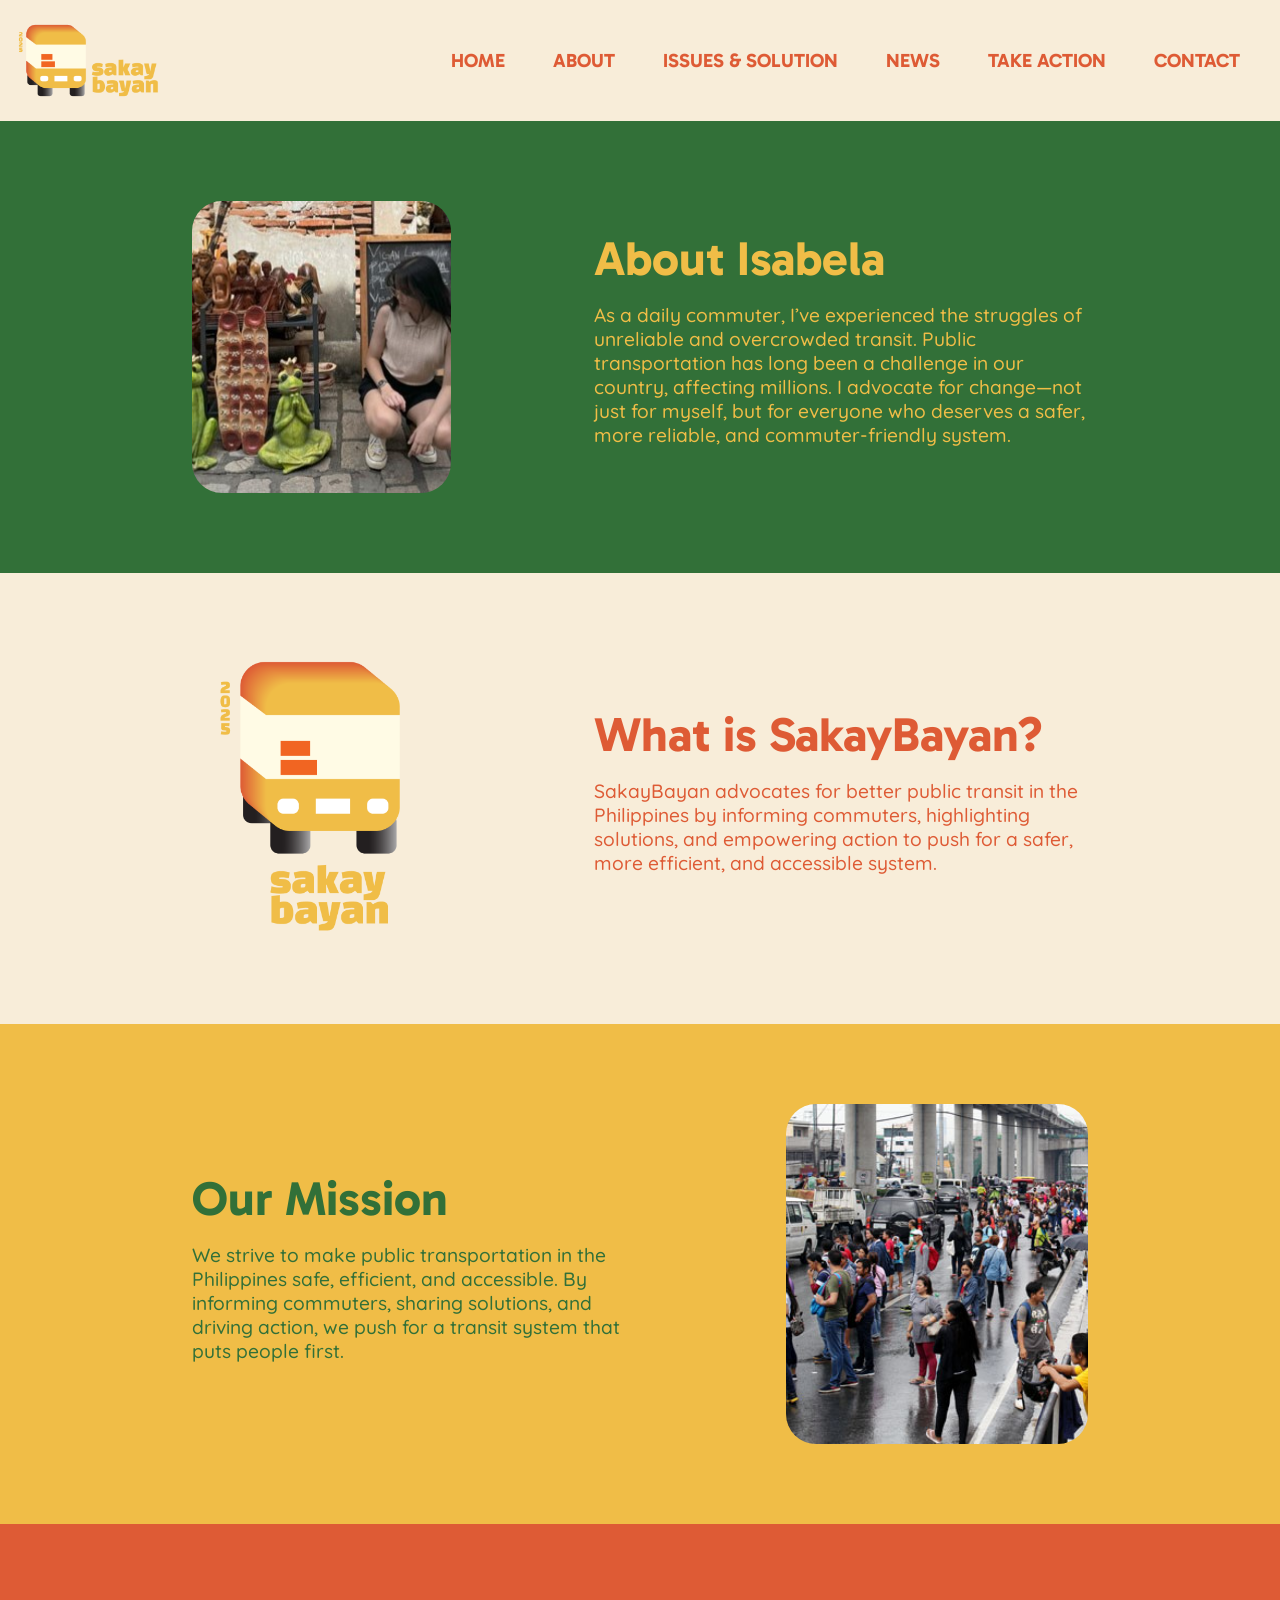
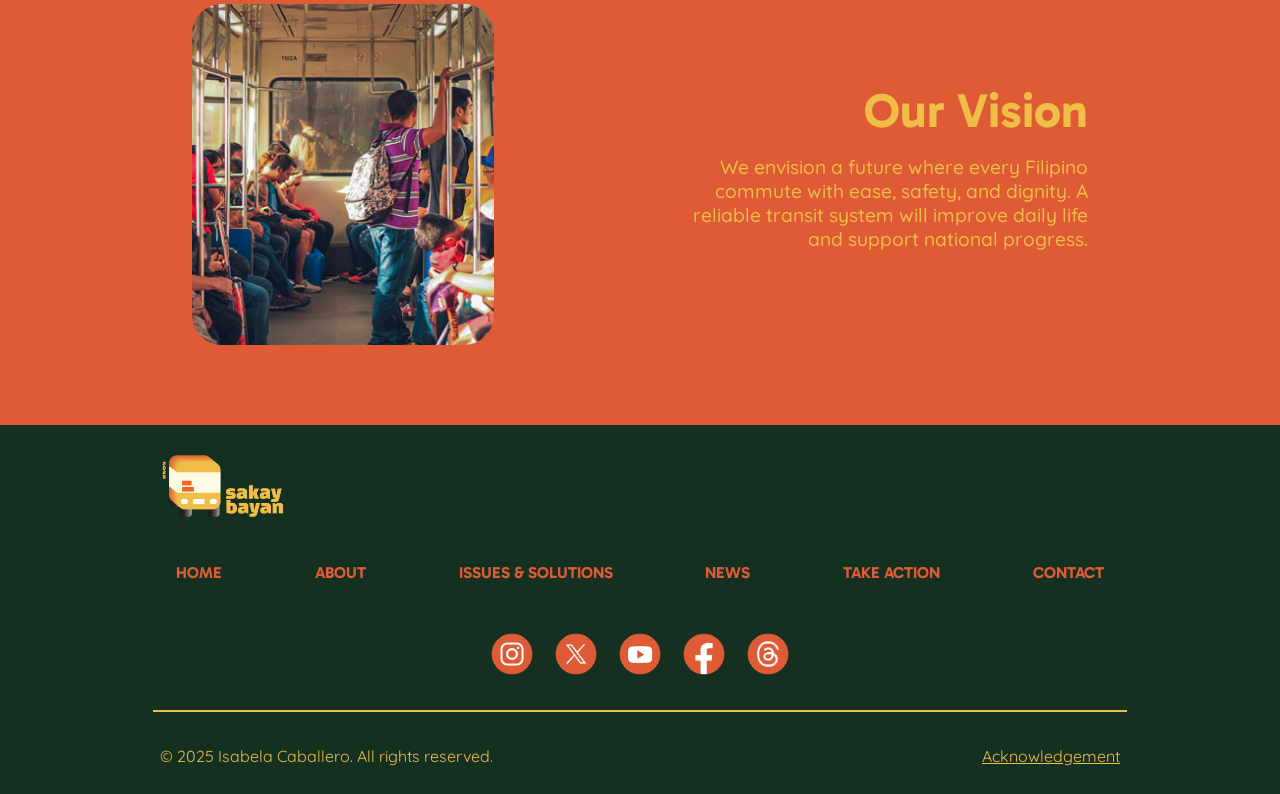
<file: about.html>
<!DOCTYPE html>
<html lang="en">
  <head>
    <meta charset="UTF-8" />
    <meta name="viewport" content="width=device-width, initial-scale=1.0" />
    <title>About</title>

    <link rel="preconnect" href="https://fonts.googleapis.com" />
    <link rel="preconnect" href="https://fonts.gstatic.com" crossorigin />
    <link
      href="https://fonts.googleapis.com/css2?family=Gabarito:wght@400..900&family=Gasoek+One&family=Quicksand:wght@300..700&display=swap"
      rel="stylesheet"
    />

    <link rel="stylesheet" href="css/style.css" />
  </head>

  <body>
    <header>
      <nav>
        <div class="nav-logo logo">
          <img
            src="asset/icon/sakaybayanlogo.png"
            alt="Sakay Bayan Logo"
            class="logo-img"
          />
        </div>
        <ul class="nav-menu" id="nav-menu">
          <li><a href="index.html">Home</a></li>
          <li><a href="about.html">About</a></li>
          <li><a href="issues.html">Issues & Solution</a></li>
          <li><a href="news.html">News</a></li>
          <li><a href="action.html">Take Action</a></li>
          <li><a href="contact.html">Contact</a></li>
        </ul>
        <div class="menu-toggle" id="menu-toggle">☰</div>
      </nav>
    </header>

    <main class="about-main">
      <!-- About Me ( aligned) -->
      <section class="about-section about">
        <div class="about-section-content">
          <div class="">
            <picture class="about-img-container">
              <img
                src="asset/about/aboutmemobile.jpg"
                alt="About Image"
                class="about-img"
              />

              <source
                srcset="asset/about/aboutme.jpg"
                media="(max-width: 768px)"
              />
            </picture>
          </div>
          <div class="about-section-description">
            <h2>About Isabela</h2>
            <p>
              As a daily commuter, I’ve experienced the struggles of unreliable
              and overcrowded transit. Public transportation has long been a
              challenge in our country, affecting millions. I advocate for
              change—not just for myself, but for everyone who deserves a safer,
              more reliable, and commuter-friendly system.
            </p>
          </div>
        </div>
      </section>

      <!-- What Are We ( aligned) -->
      <section class="about-section what">
        <div class="about-section-content">
          <div class="about-img-container about-img aboutsakay">
            <img
              src="asset/about/aboutsakay.png"
              alt="About Image"
              id="aboutsakay"
            />
          </div>
          <div class="about-section-description">
            <h2>What is SakayBayan?</h2>
            <p>
              SakayBayan advocates for better public transit in the Philippines
              by informing commuters, highlighting solutions, and empowering
              action to push for a safer, more efficient, and accessible system.
            </p>
          </div>
        </div>
      </section>

      <!-- Our Mission ( aligned) -->
      <section class="about-section mission">
        <div class="about-section-content">
          <div class="about-img-container">
            <img
              src="asset/about/mission.jpg"
              alt="Our Mission Image"
              class="about-img"
            />
          </div>
          <div class="about-section-description">
            <h2>Our Mission</h2>
            <p>
              We strive to make public transportation in the Philippines safe,
              efficient, and accessible. By informing commuters, sharing
              solutions, and driving action, we push for a transit system that
              puts people first.
            </p>
          </div>
        </div>
      </section>

      <!-- Our Vision ( aligned) -->
      <section class="about-section vision">
        <div class="about-section-content">
          <div class="about-img-container">
            <img
              src="asset/about/vision.jpg"
              alt="Our Vision Image"
              class="about-img"
            />
          </div>
          <div class="about-section-description">
            <h2>Our Vision</h2>
            <p>
              We envision a future where every Filipino commute with ease,
              safety, and dignity. A reliable transit system will improve daily
              life and support national progress.
            </p>
          </div>
        </div>
      </section>
    </main>

    <footer>
      <div class="footer-logo">
        <img
          src="asset/icon/sakaybayanlogo.png"
          alt="Sakay Bayan Logo"
          class="logo-img"
        />
      </div>
      <div class="footer-container">
        <nav class="footer-nav">
          <a href="index.html">HOME</a>
          <a href="about.html">ABOUT</a>
          <a href="issues.html">ISSUES & SOLUTIONS</a>
          <a href="news.html">NEWS</a>
          <a href="action.html">TAKE ACTION</a>
          <a href="contact.html">CONTACT</a>
        </nav>
      </div>

      <div class="footer-socials">
        <div class="socmed">
          <img src="asset/icon/ig.png" alt="Instagram" class="w-6 h-6" />
        </div>
        <div class="socmed">
          <img src="asset/icon/twitter.png" alt="Twitter" class="w-6 h-6" />
        </div>
        <div class="socmed">
          <img src="asset/icon/yt.png" alt="YouTube" class="w-6 h-6" />
        </div>
        <div class="socmed">
          <img src="asset/icon/fb.png" alt="Facebook" class="w-6 h-6" />
        </div>
        <div class="socmed">
          <img src="asset/icon/email.png" alt="Threads" class="w-6 h-6" />
        </div>
      </div>

      <hr class="footer-divider" />
      <div class="footer-below">
        <div class="footer-copyright">
          <p>&copy; 2025 Isabela Caballero. All rights reserved.</p>
        </div>
        <div class="footer-acknowledgement">
          <a href="acknowledgement.html">Acknowledgement</a>
        </div>
      </div>
    </footer>

    <script>
      const menuToggle = document.getElementById("menu-toggle");
      const navMenu = document.getElementById("nav-menu");

      menuToggle.addEventListener("click", () => {
        navMenu.classList.toggle("show");
      });
    </script>
  </body>
</html>
</file>
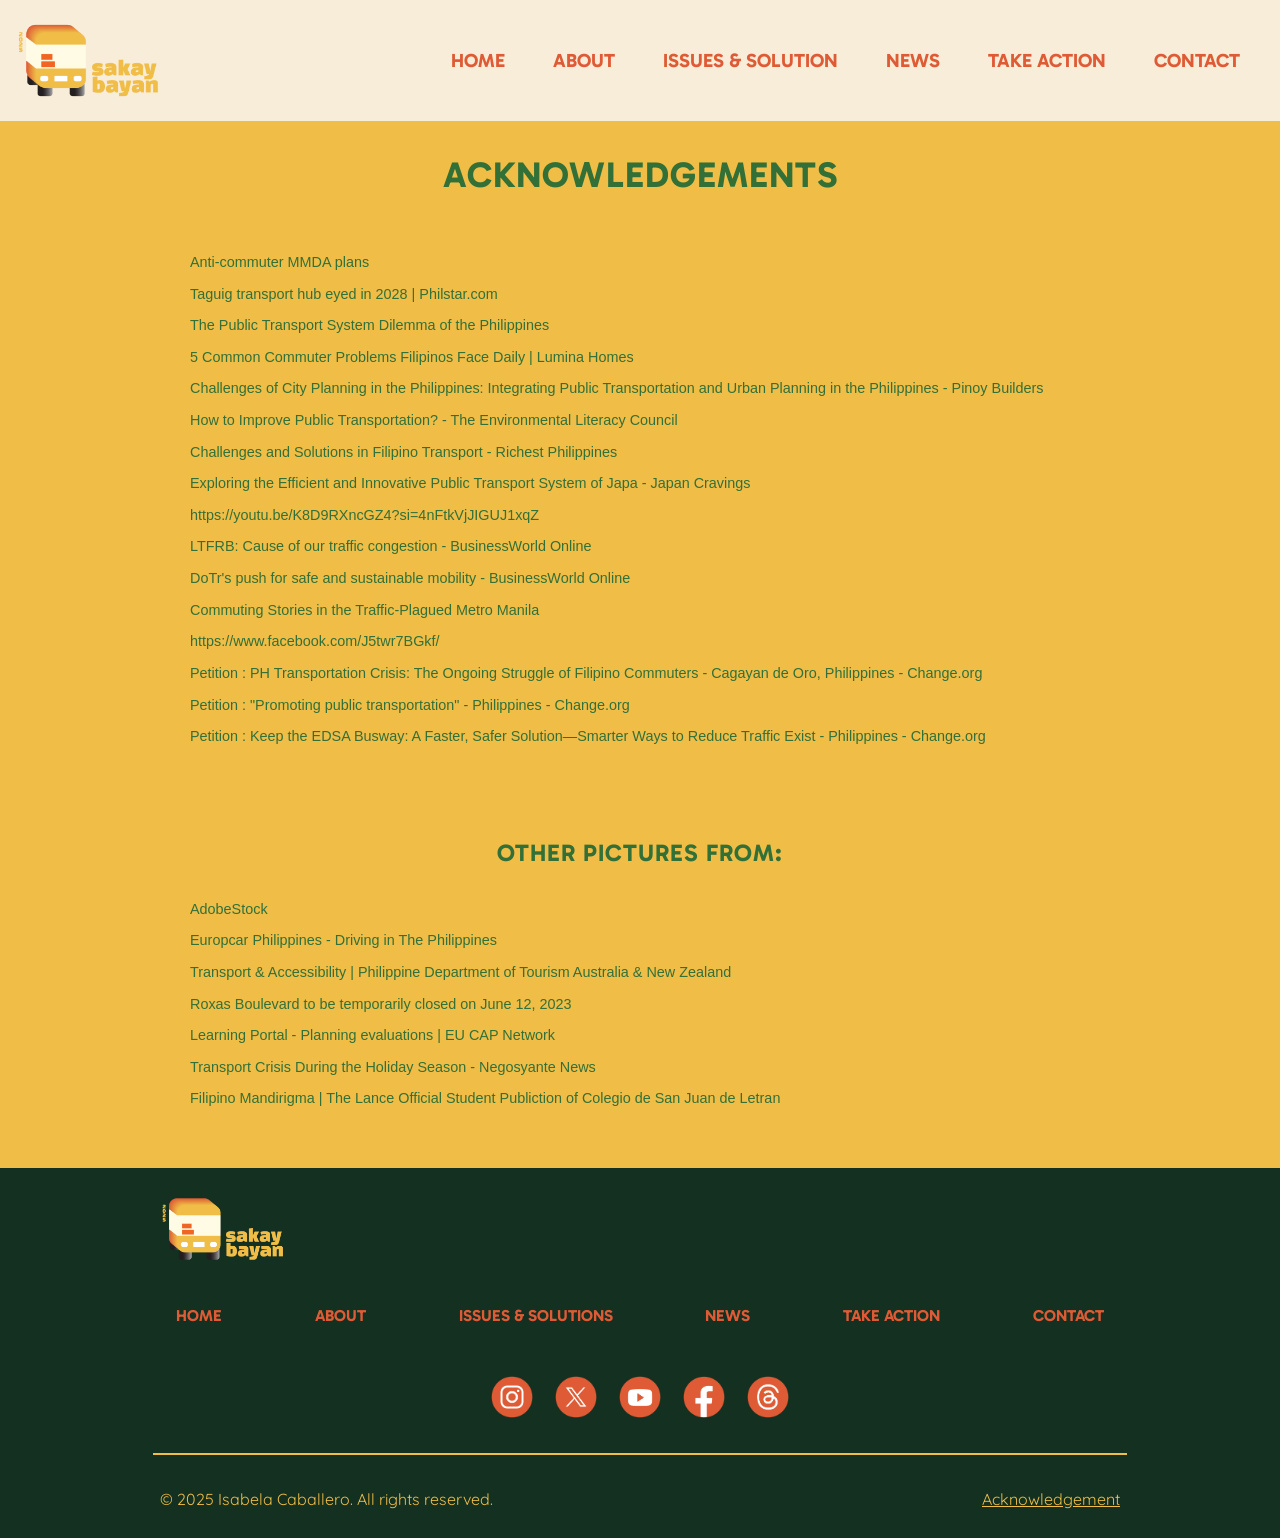
<file: acknowledgement.html>
<!DOCTYPE html>
<html lang="en">
  <head>
    <meta charset="UTF-8" />
    <meta name="viewport" content="width=device-width, initial-scale=1.0" />
    <title>Acknowledgement</title>

    <link rel="preconnect" href="https://fonts.googleapis.com" />
    <link rel="preconnect" href="https://fonts.gstatic.com" crossorigin />
    <link
      href="https://fonts.googleapis.com/css2?family=Gabarito:wght@400..900&family=Gasoek+One&family=Quicksand:wght@300..700&display=swap"
      rel="stylesheet"
    />
    <link rel="stylesheet" href="css/style.css" />
  </head>
  <body>
    <header>
      <nav>
        <div class="nav-logo logo">
          <img
            src="asset/icon/sakaybayanlogo.png"
            alt="Sakay Bayan Logo"
            class="logo-img"
          />
        </div>
        <ul class="nav-menu" id="nav-menu">
          <li><a href="index.html">Home</a></li>
          <li><a href="about.html">About</a></li>
          <li><a href="issues.html">Issues & Solution</a></li>
          <li><a href="news.html">News</a></li>
          <li><a href="action.html">Take Action</a></li>
          <li><a href="contact.html">Contact</a></li>
        </ul>
        <div class="menu-toggle" id="menu-toggle">☰</div>
      </nav>
    </header>

    <main class="ack-main">
      <div class="ack-container">
        <h1 class="ack-title">Acknowledgements</h1>

        <ol class="ack-list">
          <li class="ack-item">
            <a
              href="https://www.msn.com/en-ph/urban-infrastructure/transportation-infrastructure/anti-commuter-mmda-plans/ar-AA1yFeJW?ocid=BingNewsVerp&fbclid=IwZXh0bgNhZW0CMTEAAR100fGUACbFZfcHYHKV8qwUzxbGDT3XnDG4wftBPrR6UY1wJMYfgN3zdT0_aem_ffHifPJMzaoDN2Gd6lQDLA"
              class="ack-link"
              >Anti-commuter MMDA plans</a
            >
          </li>
          <li class="ack-item">
            <a
              href="https://www.philstar.com/headlines/2025/02/04/2419068/taguig-transport-hub-eyed-2028?fbclid=IwZXh0bgNhZW0CMTEAAR0e7WirACuUiU4I6-lopNAapMgR5RaE07FirJ9i6J6uWGGrVl3fFUrFZd0_aem_krFiIhfLUYqft8usyFZ4FQ"
              class="ack-link"
              >Taguig transport hub eyed in 2028 | Philstar.com</a
            >
          </li>
          <li class="ack-item">
            <a
              href="https://m2comms.com/2022/11/15/the-public-transport-system-dilemma-of-the-philippines/?fbclid=IwZXh0bgNhZW0CMTEAAR0zk3tNTTAtRRmrAK4jGwNI4Oxnz-Scd5TAqQrYPrfc23o0Ui8EqMLOl5I_aem_BvefWeVCzzKBSEwGPb6vLg"
              class="ack-link"
              >The Public Transport System Dilemma of the Philippines</a
            >
          </li>
          <li class="ack-item">
            <a
              href="https://www.lumina.com.ph/news-and-blogs/blogs/5-common-commuter-problems-filipinos-face-daily/?fbclid=IwZXh0bgNhZW0CMTEAAR2i5ktQ0DQSS1PnKrbIVtCo5LqNsnZxPURTEuF4Fu9TnSbWpgkZ3pOpTms_aem_rMDeyAph5zbLclmRCrqlZg"
              class="ack-link"
              >5 Common Commuter Problems Filipinos Face Daily | Lumina Homes</a
            >
          </li>
          <li class="ack-item">
            <a
              href="https://pinoybuilders.ph/challenges-of-city-planning-in-the-philippines-integrating-public-transportation-and-urban-planning-in-the-philippines/?fbclid=IwZXh0bgNhZW0CMTEAAR1fvXRsOgQwo1kQIowzuAMoSbmdc-XOAQDTfDH9XpbYDdKreaWtP4iVUGs_aem_WNKiiuiVB-sTDVD03Pmqiw"
              class="ack-link"
              >Challenges of City Planning in the Philippines: Integrating
              Public Transportation and Urban Planning in the Philippines -
              Pinoy Builders</a
            >
          </li>
          <li class="ack-item">
            <a
              href="https://enviroliteracy.org/how-to-improve-public-transportation/?fbclid=IwZXh0bgNhZW0CMTEAAR39sKly8uIcKMgPzzOXr1rCf2_rjS7ytnHvcUtp9aQDsVGe6r-YYElzTbA_aem_yh9Ctm4zh6kEESdXs8oQzQ#google_vignette"
              class="ack-link"
              >How to Improve Public Transportation? - The Environmental
              Literacy Council</a
            >
          </li>
          <li class="ack-item">
            <a
              href="https://richestph.com/challenges-and-solutions-in-filipino-transport/?fbclid=IwZXh0bgNhZW0CMTEAAR0sFH8W6GpfJQi3LaqC-L9mip-7dJWZGqO7mJBlIaibk0RSFgXvjwA9FbQ_aem_wURNrx2HX2gw_4SLSmoEjw"
              class="ack-link"
              >Challenges and Solutions in Filipino Transport - Richest
              Philippines</a
            >
          </li>
          <li class="ack-item">
            <a
              href="https://japan-cravings.com/blogs/japan/exploring-the-efficient-and-innovative-public-transport-system-of-japan?fbclid=IwZXh0bgNhZW0CMTEAAR3gKvASi547tCpEuRCg3tdHc7qFLCN1TqdHw9qPGp-bQ2YhxSXPqhPeM-A_aem_M3P5tNqQg03m7L2MD9Kw-g"
              class="ack-link"
              >Exploring the Efficient and Innovative Public Transport System of
              Japa - Japan Cravings</a
            >
          </li>
          <li class="ack-item">
            <a
              href="https://youtu.be/K8D9RXncGZ4?si=4nFtkViJIGUJ1xqZ"
              class="ack-link"
              >https://youtu.be/K8D9RXncGZ4?si=4nFtkVjJIGUJ1xqZ</a
            >
          </li>
          <li class="ack-item">
            <a
              href="https://www.bworldonline.com/opinion/2025/02/03/650397/ltfrb-cause-of-our-traffic-congestion/?fbclid=IwZXh0bgNhZW0CMTEAAR1ubEgii99g5y3GNVlNIJNmbrEOox5aPOHLcQIDGx3Z801IJSCpRpxOsNw_aem_F5V6iVhYe_vIqIXZtS32kQ"
              class="ack-link"
              >LTFRB: Cause of our traffic congestion - BusinessWorld Online</a
            >
          </li>
          <li class="ack-item">
            <a
              href="https://www.bworldonline.com/special-features/2025/01/24/648803/dotrs-push-for-safe-and-sustainable-mobility/?fbclid=IwZXh0bgNhZW0CMTEAAR2Stbr5__QDEzvBhJIQlLB3xhCtlWXXCmoIivfi4t6zQ-S32KhtPj6JITE_aem_nZLl6Jy5qiVL-6aI82XZjg"
              class="ack-link"
              >DoTr's push for safe and sustainable mobility - BusinessWorld
              Online</a
            >
          </li>
          <li class="ack-item">
            <a
              href="https://www.spot.ph/newsfeatures/the-latest-news-features/76776/commuting-experience-metro-manila-a2748-20190319-lfrm?s=29hqilcqn24qto3bdnvsbqjdhd&fbclid=IwZXh0bgNhZW0CMTEAAR3d5ohNtqs44a3fTXSWqybzebwE0nwM_WsA2_c0W6Y-DFSIbFCMsHWV9Gg_aem_qSLkdcwb2aEsXhZ8jQymLQ"
              class="ack-link"
              >Commuting Stories in the Traffic-Plagued Metro Manila</a
            >
          </li>
          <li class="ack-item">
            <a
              href="https://www.facebook.com/share/g/15twr7BGkf/"
              class="ack-link"
              >https://www.facebook.com/J5twr7BGkf/</a
            >
          </li>
          <li class="ack-item">
            <a
              href="https://www.change.org/p/ph-transportation-crisis-the-ongoing-struggle-of-filipino-commuters?fbclid=IwZXh0bgNhZW0CMTEAAR2a7FcEb23Ite6YBSsHnyp5HqwAkQHsihxUftgKp2sENq4sSr6O3jKuFLs_aem_YkIB1Oqf6xUTC61UyGxmUw"
              class="ack-link"
              >Petition : PH Transportation Crisis: The Ongoing Struggle of
              Filipino Commuters - Cagayan de Oro, Philippines - Change.org</a
            >
          </li>
          <li class="ack-item">
            <a
              href="https://www.change.org/p/promoting-public-transportation?fbclid=IwZXh0bgNhZW0CMTEAAR37wrMxEtOZYTk0J4k1QvK6CyJSDF5U6IIF8C82qlVDiPjGbOGpaKmlwXw_aem_7I5M2-SNz1ErmEQYNjkYyA"
              class="ack-link"
              >Petition : "Promoting public transportation" - Philippines -
              Change.org</a
            >
          </li>
          <li class="ack-item">
            <a
              href="https://www.change.org/p/keep-the-edsa-busway-a-faster-safer-solution-smarter-ways-to-reduce-traffic-exist?fbclid=IwZXh0bgNhZW0CMTEAAR2YnzaTLXahF0yuVGFYA6jWgmOHnvZMuCOHn48KLwC2k3479kd3sotT90M_aem_14bMbJW-ymELJO_Jay3LWQ"
              class="ack-link"
              >Petition : Keep the EDSA Busway: A Faster, Safer Solution—Smarter
              Ways to Reduce Traffic Exist - Philippines - Change.org</a
            >
          </li>
        </ol>

        <div class="ack-section">
          <h2 class="ack-section-title">Other pictures from:</h2>
          <ul class="ack-list">
            <li class="ack-item">
              <a href="#" class="ack-link">AdobeStock</a>
            </li>
            <li class="ack-item">
              <a href="https://www.europcar.com.ph/pages/driving-in-the-philippines" class="ack-link"
                >Europcar Philippines - Driving in The Philippines</a
              >
            </li>
            <li class="ack-item">
              <a href="https://www.tourismphilippines.com.au/facts/transportaccessibility" class="ack-link"
                >Transport & Accessibility | Philippine Department of Tourism
                Australia & New Zealand</a
              >
            </li>
            <li class="ack-item">
              <a href="https://www.topgear.com.ph/news/motoring-news/roxas-boulevard-june-12-temporary-closure-a2619-20230606" class="ack-link"
                >Roxas Boulevard to be temporarily closed on June 12, 2023</a
              >
            </li>
            <li class="ack-item">
              <a href="https://eu-cap-network.ec.europa.eu/training/evaluation-learning-portal/learning-portal-planning-evaluations_en" class="ack-link"
                >Learning Portal - Planning evaluations | EU CAP Network</a
              >
            </li>
            <li class="ack-item">
              <a href="https://negosyante.org/transport-crisis-during-the-holiday-season/" class="ack-link"
                >Transport Crisis During the Holiday Season - Negosyante News</a
              >
            </li>
            <li class="ack-item">
              <a href="https://thelance.letran.edu.ph/home/ReadMore/191" class="ack-link"
                >Filipino Mandirigma | The Lance Official Student Publiction of
                Colegio de San Juan de Letran</a
              >
            </li>
          </ul>
        </div>
      </div>
    </main>

    <footer class="main-footer">
      <div class="footer-logo">
        <img
          src="asset/icon/sakaybayanlogo.png"
          alt="Sakay Bayan Logo"
          class="logo-img"
        />
      </div>
      <div class="footer-container">
        <nav class="footer-nav">
          <a href="index.html">HOME</a>
          <a href="about.html">ABOUT</a>
          <a href="issues.html">ISSUES & SOLUTIONS</a>
          <a href="news.html">NEWS</a>
          <a href="action.html">TAKE ACTION</a>
          <a href="contact.html">CONTACT</a>
        </nav>
      </div>
      <div class="footer-socials">
        <div class="socmed">
          <img src="asset/icon/ig.png" alt="Instagram" class="w-6 h-6" />
        </div>
        <div class="socmed">
          <img src="asset/icon/twitter.png" alt="Twitter" class="w-6 h-6" />
        </div>
        <div class="socmed">
          <img src="asset/icon/yt.png" alt="YouTube" class="w-6 h-6" />
        </div>
        <div class="socmed">
          <img src="asset/icon/fb.png" alt="Facebook" class="w-6 h-6" />
        </div>
        <div class="socmed">
          <img src="asset/icon/email.png" alt="Threads" class="w-6 h-6" />
        </div>
      </div>
      <hr class="footer-divider" />
      <div class="footer-below">
        <div class="footer-copyright">
          <p>&copy; 2025 Isabela Caballero. All rights reserved.</p>
        </div>
        <div class="footer-acknowledgement">
          <a href="Acknowledgement.html">Acknowledgement</a>
        </div>
      </div>
    </footer>

    <script>
      const menuToggle = document.getElementById("menu-toggle");
      const navMenu = document.getElementById("nav-menu");

      menuToggle.addEventListener("click", () => {
        navMenu.classList.toggle("show");
      });
    </script>
  </body>
</html>
</file>
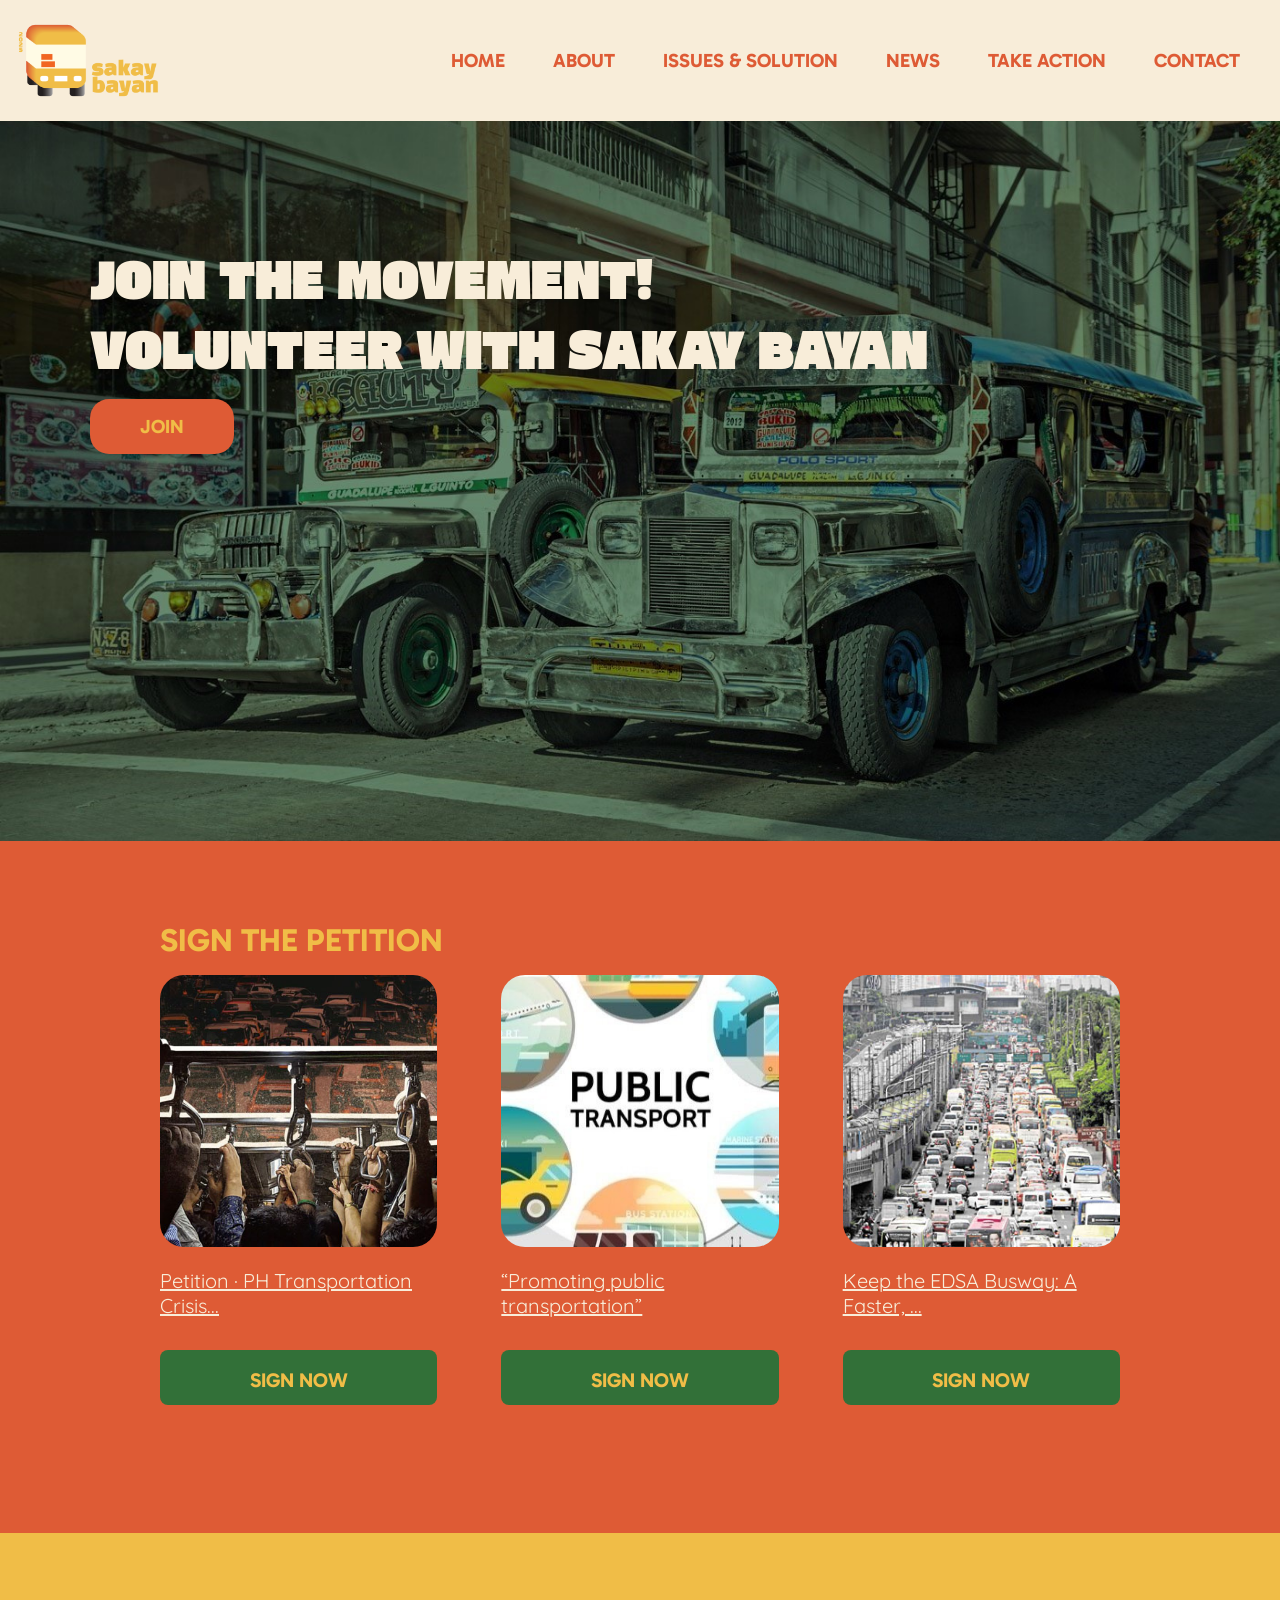
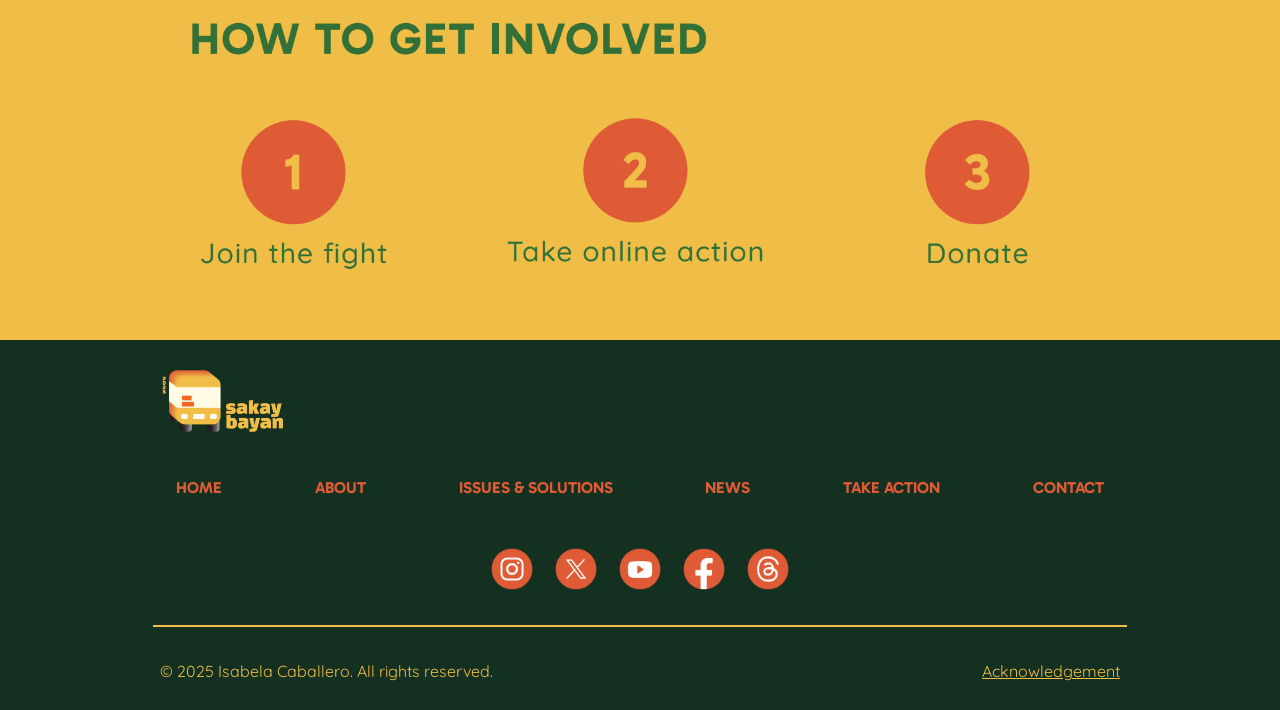
<file: action.html>
<!DOCTYPE html>
<html lang="en">
  <head>
    <meta charset="UTF-8" />
    <meta name="viewport" content="width=device-width, initial-scale=1.0" />
    <title>Take Action</title>

    <link rel="preconnect" href="https://fonts.googleapis.com" />
    <link rel="preconnect" href="https://fonts.gstatic.com" crossorigin />
    <link
      href="https://fonts.googleapis.com/css2?family=Gabarito:wght@400..900&family=Gasoek+One&family=Quicksand:wght@300..700&display=swap"
      rel="stylesheet"
    />
    <link rel="stylesheet" href="css/style.css" />
  </head>
  <body>
    <header>
      <nav>
        <div class="nav-logo logo">
          <img
            src="asset/icon/sakaybayanlogo.png"
            alt="Sakay Bayan Logo"
            class="logo-img"
          />
        </div>
        <ul class="nav-menu" id="nav-menu">
          <li><a href="index.html">Home</a></li>
          <li><a href="about.html">About</a></li>
          <li><a href="issues.html">Issues & Solution</a></li>
          <li><a href="news.html">News</a></li>
          <li><a href="action.html">Take Action</a></li>
          <li><a href="contact.html">Contact</a></li>
        </ul>
        <div class="menu-toggle" id="menu-toggle">☰</div>
      </nav>
    </header>

    <main class="action-main">
      <div class="action-header-section">
        <img src="asset/action/header.jpg" alt="Commuters in a crowded train" />
        <div class="action-header-content">
          <div class="action-header-description">
            <p>JOIN THE MOVEMENT!</p>
            <p>VOLUNTEER WITH SAKAY BAYAN</p>
          </div>
          <button class="action-header-button">
            <a href="index.html"><p>JOIN</p></a>
          </button>
        </div>
      </div>

      <div class="action-container">
        <div class="action-text">
          <p class="action-title">SIGN THE PETITION</p>
        </div>
        <div class="action-section">
          <div class="action-article">
            <a href="https://www.change.org/p/ph-transportation-crisis-the-ongoing-struggle-of-filipino-commuters?fbclid=IwZXh0bgNhZW0CMTEAAR2a7FcEb23Ite6YBSsHnyp5HqwAkQHsihxUftgKp2sENq4sSr6O3jKuFLs_aem_YkIB1Oqf6xUTC61UyGxmUw">
              <img src="asset/action/petition1.jpg" />
            </a>
            <a
              class="action-link"
              href="https://www.change.org/p/ph-transportation-crisis-the-ongoing-struggle-of-filipino-commuters?fbclid=IwZXh0bgNhZW0CMTEAAR2a7FcEb23Ite6YBSsHnyp5HqwAkQHsihxUftgKp2sENq4sSr6O3jKuFLs_aem_YkIB1Oqf6xUTC61UyGxmUw"
              >Petition · PH Transportation Crisis...</a
            >
            <button class="action-article-button">
              <a
               
                href="https://www.change.org/p/ph-transportation-crisis-the-ongoing-struggle-of-filipino-commuters?fbclid=IwZXh0bgNhZW0CMTEAAR2a7FcEb23Ite6YBSsHnyp5HqwAkQHsihxUftgKp2sENq4sSr6O3jKuFLs_aem_YkIB1Oqf6xUTC61UyGxmUw"
                >Sign now</a
              >
            </button>
          </div>
          <div class="action-article">
            <a href="https://www.change.org/p/promoting-public-transportation?fbclid=IwZXh0bgNhZW0CMTEAAR37wrMxEtOZYTk0J4k1QvK6CyJSDF5U6IIF8C82qlVDiPjGbOGpaKmlwXw_aem_7I5M2-SNz1ErmEQYNjkYyA">
              <img src="asset/action/petition2.jpg" />
            </a>
            <a
              class="action-link"
              href="https://www.change.org/p/promoting-public-transportation?fbclid=IwZXh0bgNhZW0CMTEAAR37wrMxEtOZYTk0J4k1QvK6CyJSDF5U6IIF8C82qlVDiPjGbOGpaKmlwXw_aem_7I5M2-SNz1ErmEQYNjkYyA"
              >“Promoting public transportation”</a
            >
            <button class="action-article-button">
              <a
                href="https://www.change.org/p/promoting-public-transportation?fbclid=IwZXh0bgNhZW0CMTEAAR37wrMxEtOZYTk0J4k1QvK6CyJSDF5U6IIF8C82qlVDiPjGbOGpaKmlwXw_aem_7I5M2-SNz1ErmEQYNjkYyA"
                >Sign now</a
              >
            </button>
          </div>

          <div class="action-article">
            <a href="https://www.change.org/p/keep-the-edsa-busway-a-faster-safer-solution-smarter-ways-to-reduce-traffic-exist?fbclid=IwZXh0bgNhZW0CMTEAAR2YnzaTLXahF0yuVGFYA6jWgmOHnvZMuCOHn48KLwC2k3479kd3sotT90M_aem_14bMbJW-ymELJO_Jay3LWQ">
              <img src="asset/action/petition3.jpg" />
            </a>
            <a
              class="action-link"
              href="https://www.change.org/p/keep-the-edsa-busway-a-faster-safer-solution-smarter-ways-to-reduce-traffic-exist?fbclid=IwZXh0bgNhZW0CMTEAAR2YnzaTLXahF0yuVGFYA6jWgmOHnvZMuCOHn48KLwC2k3479kd3sotT90M_aem_14bMbJW-ymELJO_Jay3LWQ"
              >Keep the EDSA Busway: A Faster, ...
            </a>
            <button class="action-article-button">
              <a
                
                href="https://www.change.org/p/keep-the-edsa-busway-a-faster-safer-solution-smarter-ways-to-reduce-traffic-exist?fbclid=IwZXh0bgNhZW0CMTEAAR2YnzaTLXahF0yuVGFYA6jWgmOHnvZMuCOHn48KLwC2k3479kd3sotT90M_aem_14bMbJW-ymELJO_Jay3LWQ"
                >Sign now</a
              >
            </button>
          </div>
        </div>
      </div>
      <div class="get-involved-container">
        <img src="asset/action/involved.png" alt="" />
      </div>
    </main>

    <footer class="main-footer">
      <div class="footer-logo">
        <img
          src="asset/icon/sakaybayanlogo.png"
          alt="Sakay Bayan Logo"
          class="logo-img"
        />
      </div>
      <div class="footer-container">
        <nav class="footer-nav">
          <a href="index.html">HOME</a>
          <a href="about.html">ABOUT</a>
          <a href="issues.html">ISSUES & SOLUTIONS</a>
          <a href="news.html">NEWS</a>
          <a href="action.html">TAKE ACTION</a>
          <a href="contact.html">CONTACT</a>
        </nav>
      </div>
      <div class="footer-socials">
        <div class="socmed">
          <img src="asset/icon/ig.png" alt="Instagram" class="w-6 h-6" />
        </div>
        <div class="socmed">
          <img src="asset/icon/twitter.png" alt="Twitter" class="w-6 h-6" />
        </div>
        <div class="socmed">
          <img src="asset/icon/yt.png" alt="YouTube" class="w-6 h-6" />
        </div>
        <div class="socmed">
          <img src="asset/icon/fb.png" alt="Facebook" class="w-6 h-6" />
        </div>
        <div class="socmed">
          <img src="asset/icon/email.png" alt="Threads" class="w-6 h-6" />
        </div>
      </div>
      <hr class="footer-divider" />
      <div class="footer-below">
        <div class="footer-copyright">
          <p>&copy; 2025 Isabela Caballero. All rights reserved.</p>
        </div>
        <div class="footer-acknowledgement">
          <a href="acknowledgement.html">Acknowledgement</a>
        </div>
      </div>
    </footer>

    <script>
      const menuToggle = document.getElementById("menu-toggle");
      const navMenu = document.getElementById("nav-menu");

      menuToggle.addEventListener("click", () => {
        navMenu.classList.toggle("show");
      });
    </script>
  </body>
</html>
</file>
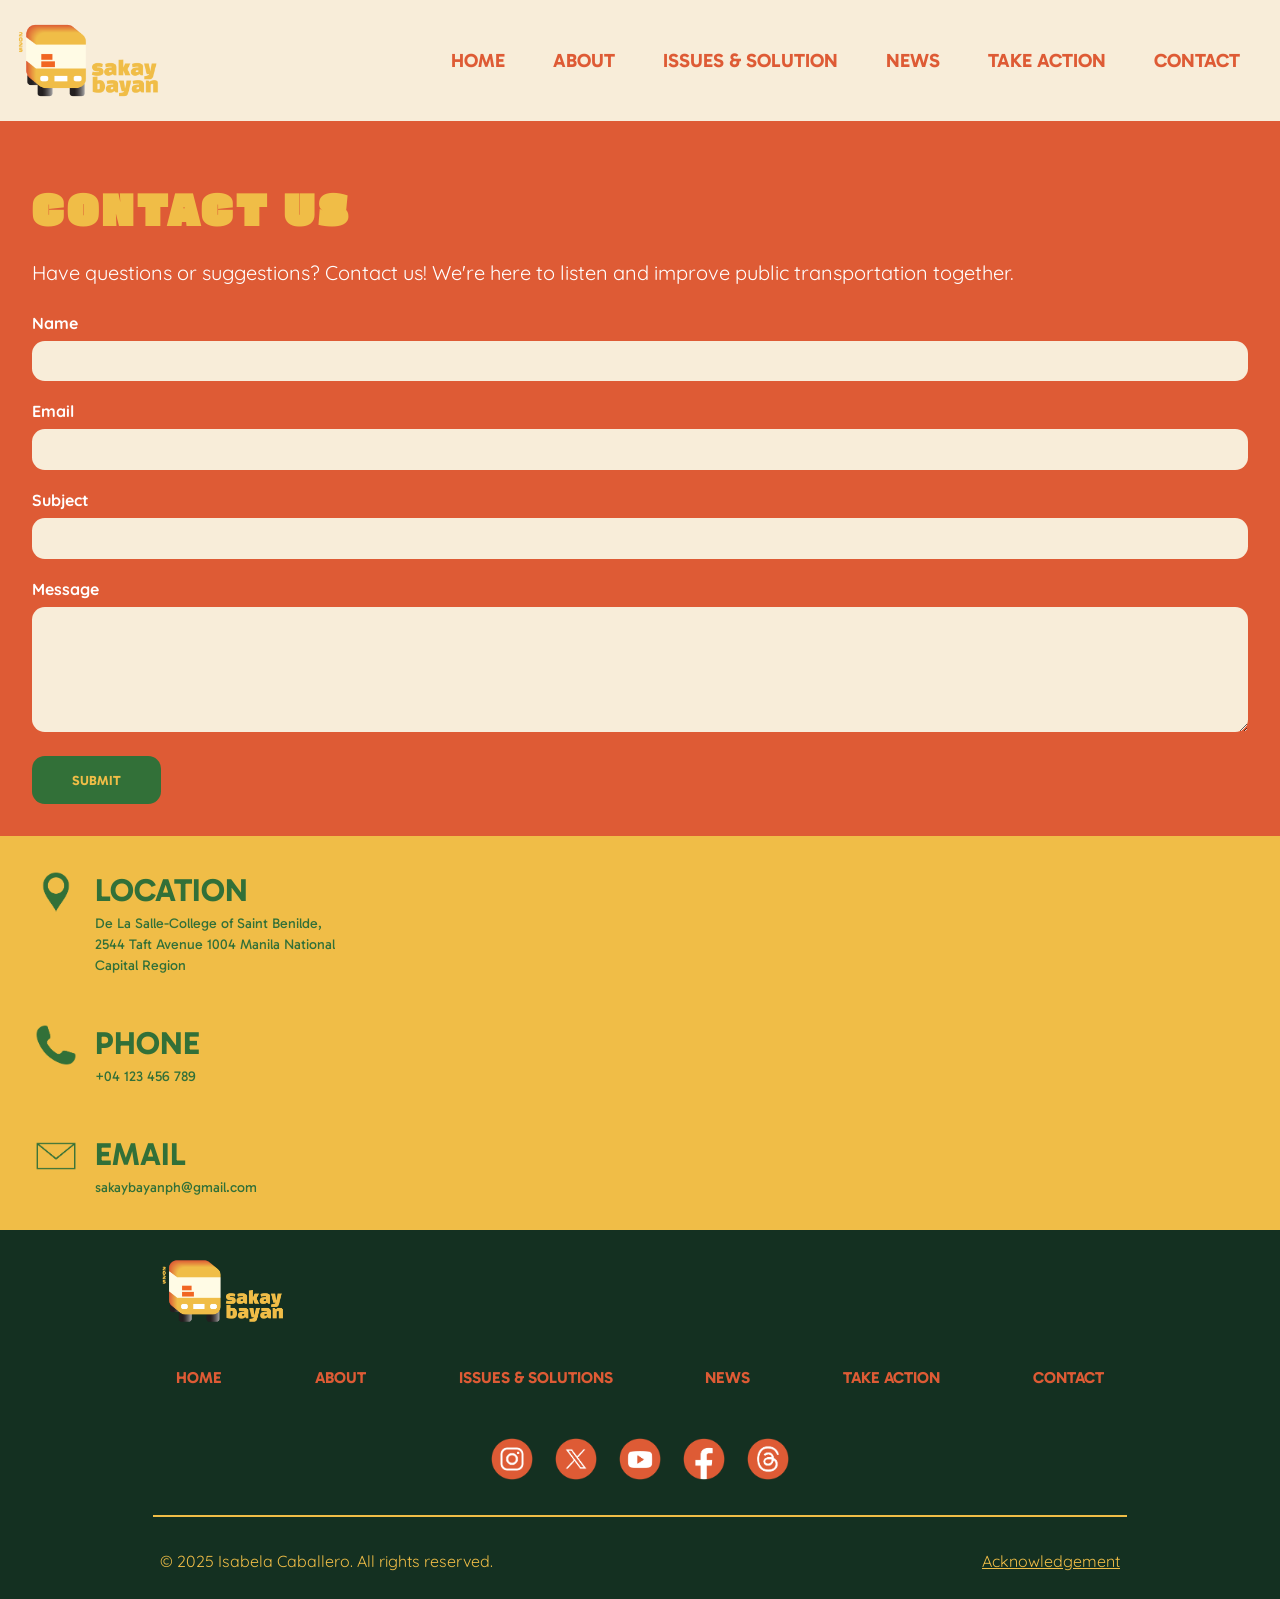
<file: contact.html>
<!DOCTYPE html>
<html lang="en">
  <head>
    <meta charset="UTF-8" />
    <meta name="viewport" content="width=device-width, initial-scale=1.0" />
    <title>Contact</title>

    <link rel="preconnect" href="https://fonts.googleapis.com" />
    <link rel="preconnect" href="https://fonts.gstatic.com" crossorigin />
    <link
      href="https://fonts.googleapis.com/css2?family=Gabarito:wght@400..900&family=Gasoek+One&family=Quicksand:wght@300..700&display=swap"
      rel="stylesheet"
    />
    <link rel="stylesheet" href="css/style.css" />
  </head>
  <body>
    <header>
      <nav>
        <div class="nav-logo logo">
          <img
            src="asset/icon/sakaybayanlogo.png"
            alt="Sakay Bayan Logo"
            class="logo-img"
          />
        </div>
        <ul class="nav-menu" id="nav-menu">
          <li><a href="index.html">Home</a></li>
          <li><a href="about.html">About</a></li>
          <li><a href="issues.html">Issues & Solution</a></li>
          <li><a href="news.html">News</a></li>
          <li><a href="action.html">Take Action</a></li>
          <li><a href="contact.html">Contact</a></li>
        </ul>
        <div class="menu-toggle" id="menu-toggle">☰</div>
      </nav>
    </header>

    <main class="contact-main">
      <div class="contact-container">
        <div class="contact-form">
          <h1>Contact Us</h1>
          <p>
            Have questions or suggestions? Contact us! We're here to listen and
            improve public transportation together.
          </p>

          <form>
            <div class="form-group">
              <label for="name">Name</label>
              <input type="text" id="name" name="name" required />
            </div>

            <div class="form-group">
              <label for="email">Email</label>
              <input type="email" id="email" name="email" required />
            </div>

            <div class="form-group">
              <label for="subject">Subject</label>
              <input type="text" id="subject" name="subject" required />
            </div>

            <div class="form-group">
              <label for="message">Message</label>
              <textarea id="message" name="message" required></textarea>
            </div>

            <button type="submit" class="submit-btn">Submit</button>
          </form>
        </div>

        <div class="contact-info">
          <div class="info-item">
            <div class="info-icon">
              <img src="asset/icon/location.png" alt="Location Icon" />
            </div>
            <div class="info-content">
              <h3>Location</h3>
              <p>
                De La Salle-College of Saint Benilde,<br />2544 Taft Avenue 1004
                Manila National<br />Capital Region
              </p>
            </div>
          </div>

          <div class="info-item">
            <div class="info-icon">
              <img src="asset/icon/phone.png" alt="Phone Icon" />
            </div>
            <div class="info-content">
              <h3>Phone</h3>
              <p>+04 123 456 789</p>
            </div>
          </div>

          <div class="info-item">
            <div class="info-icon">
              <img src="asset/icon/emails.png" alt="Email Icon" />
            </div>
            <div class="info-content">
              <h3>Email</h3>
              <p>sakaybayanph@gmail.com</p>
            </div>
          </div>
        </div>
      </div>
    </main>

    <footer class="main-footer">
      <div class="footer-logo">
        <img
          src="asset/icon/sakaybayanlogo.png"
          alt="Sakay Bayan Logo"
          class="logo-img"
        />
      </div>
      <div class="footer-container">
        <nav class="footer-nav">
          <a href="index.html">HOME</a>
          <a href="about.html">ABOUT</a>
          <a href="issues.html">ISSUES & SOLUTIONS</a>
          <a href="news.html">NEWS</a>
          <a href="action.html">TAKE ACTION</a>
          <a href="contact.html">CONTACT</a>
        </nav>
      </div>
      <div class="footer-socials">
        <div class="socmed">
          <img src="asset/icon/ig.png" alt="Instagram" class="w-6 h-6" />
        </div>
        <div class="socmed">
          <img src="asset/icon/twitter.png" alt="Twitter" class="w-6 h-6" />
        </div>
        <div class="socmed">
          <img src="asset/icon/yt.png" alt="YouTube" class="w-6 h-6" />
        </div>
        <div class="socmed">
          <img src="asset/icon/fb.png" alt="Facebook" class="w-6 h-6" />
        </div>
        <div class="socmed">
          <img src="asset/icon/email.png" alt="Threads" class="w-6 h-6" />
        </div>
      </div>
      <hr class="footer-divider" />
      <div class="footer-below">
        <div class="footer-copyright">
          <p>&copy; 2025 Isabela Caballero. All rights reserved.</p>
        </div>
        <div class="footer-acknowledgement">
          <a href="acknowledgement.html">Acknowledgement</a>
        </div>
      </div>
    </footer>

    <script>
      const menuToggle = document.getElementById("menu-toggle");
      const navMenu = document.getElementById("nav-menu");

      menuToggle.addEventListener("click", () => {
        navMenu.classList.toggle("show");
      });
    </script>
  </body>
</html>
</file>
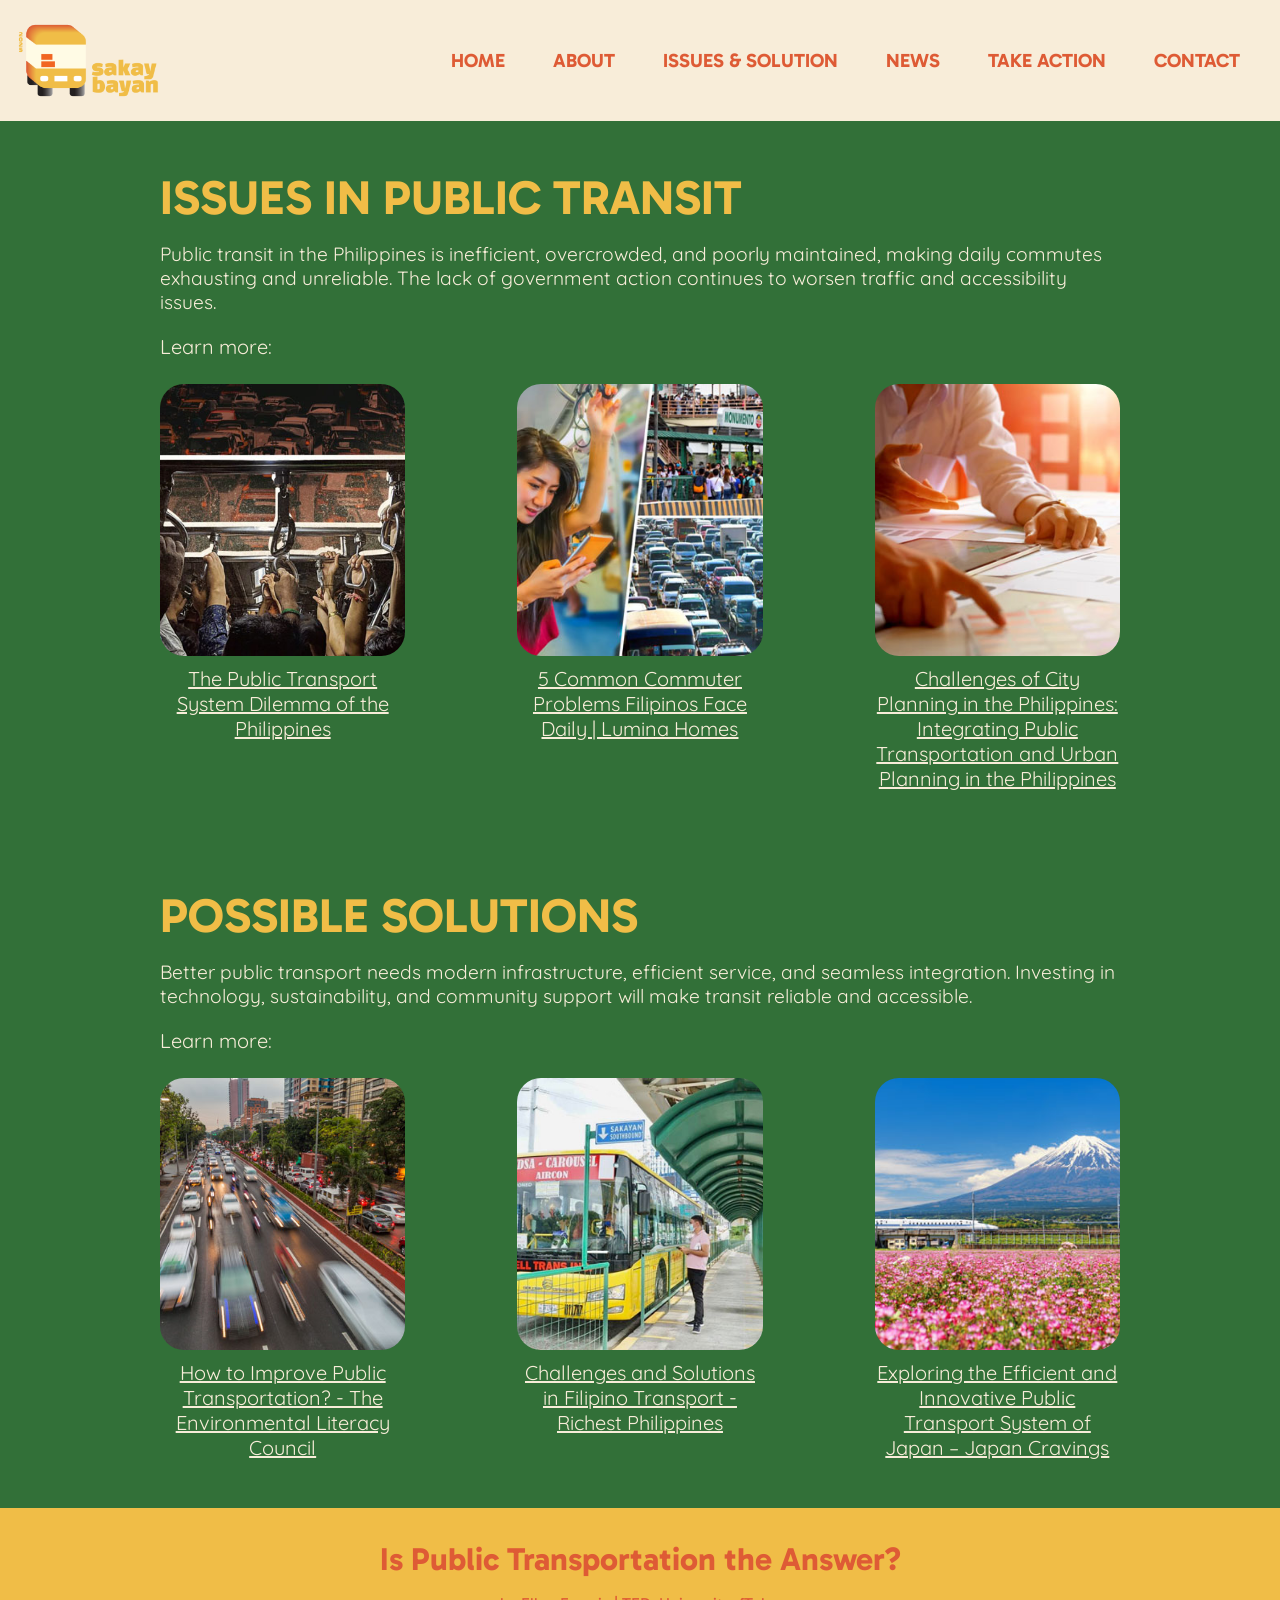
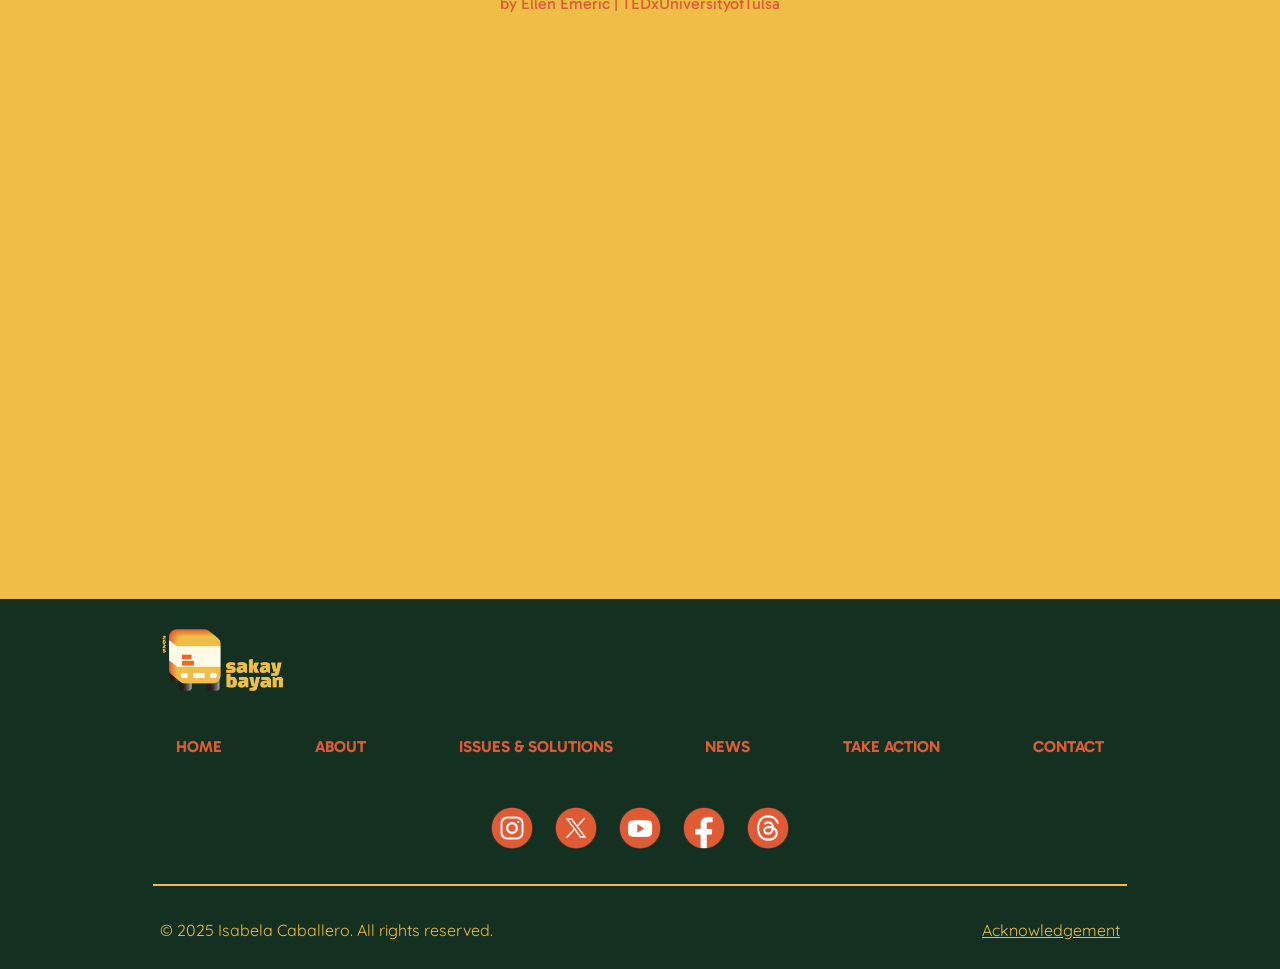
<file: issues.html>
<!DOCTYPE html>
<html lang="en">
  <head>
    <meta charset="UTF-8" />
    <meta name="viewport" content="width=device-width, initial-scale=1.0" />
    <title>Issues & Solutions</title>

    <link rel="preconnect" href="https://fonts.googleapis.com" />
    <link rel="preconnect" href="https://fonts.gstatic.com" crossorigin />
    <link
      href="https://fonts.googleapis.com/css2?family=Gabarito:wght@400..900&family=Gasoek+One&family=Quicksand:wght@300..700&display=swap"
      rel="stylesheet"
    />
    <link rel="stylesheet" href="css/style.css" />
  </head>
  <body class="issues-body">
    <header>
      <nav>
        <div class="nav-logo logo">
          <img
            src="asset/icon/sakaybayanlogo.png"
            alt="Sakay Bayan Logo"
            class="logo-img"
          />
        </div>
        <ul class="nav-menu" id="nav-menu">
          <li><a href="index.html">Home</a></li>
          <li><a href="about.html">About</a></li>
          <li><a href="issues.html">Issues & Solution</a></li>
          <li><a href="news.html">News</a></li>
          <li><a href="action.html">Take Action</a></li>
          <li><a href="contact.html">Contact</a></li>
        </ul>
        <div class="menu-toggle" id="menu-toggle">☰</div>
      </nav>
    </header>

    <main class="issues-body">
      <div class="issues-container">
        <div class="issues-text">
          <p class="issues-title">ISSUES IN PUBLIC TRANSIT</p>
          <p class="issues-desc">
            Public transit in the Philippines is inefficient, overcrowded, and
            poorly maintained, making daily commutes exhausting and unreliable.
            The lack of government action continues to worsen traffic and
            accessibility issues.
          </p>
          <p class="issues-learnmore">Learn more:</p>
        </div>
        <div class="issues-section">
          <div class="issues-article">
            <a href="https://m2comms.com/2022/11/15/the-public-transport-system-dilemma-of-the-philippines/?fbclid=IwZXh0bgNhZW0CMTEAAR0zk3tNTTAtRRmrAK4jGwNI4Oxnz-Scd5TAqQrYPrfc23o0Ui8EqMLOl5I_aem_BvefWeVCzzKBSEwGPb6vLg">
              <img src="asset/issues/issues1.jpg" />
            </a>
            <a href="https://m2comms.com/2022/11/15/the-public-transport-system-dilemma-of-the-philippines/?fbclid=IwZXh0bgNhZW0CMTEAAR0zk3tNTTAtRRmrAK4jGwNI4Oxnz-Scd5TAqQrYPrfc23o0Ui8EqMLOl5I_aem_BvefWeVCzzKBSEwGPb6vLg">The Public Transport System Dilemma of the Philippines</a>
          </div>
          <div class="issues-article">
            <a href="https://www.lumina.com.ph/news-and-blogs/blogs/5-common-commuter-problems-filipinos-face-daily/?fbclid=IwZXh0bgNhZW0CMTEAAR2i5ktQ0DQSS1PnKrbIVtCo5LqNsnZxPURTEuF4Fu9TnSbWpgkZ3pOpTms_aem_rMDeyAph5zbLclmRCrqlZg">
              <img src="asset/issues/issues2.jpg" />
            </a>
            <a href="https://www.lumina.com.ph/news-and-blogs/blogs/5-common-commuter-problems-filipinos-face-daily/?fbclid=IwZXh0bgNhZW0CMTEAAR2i5ktQ0DQSS1PnKrbIVtCo5LqNsnZxPURTEuF4Fu9TnSbWpgkZ3pOpTms_aem_rMDeyAph5zbLclmRCrqlZg">5 Common Commuter Problems Filipinos Face Daily | Lumina Homes</a>
          </div>

          <div class="issues-article">
            <a href="https://pinoybuilders.ph/challenges-of-city-planning-in-the-philippines-integrating-public-transportation-and-urban-planning-in-the-philippines/?fbclid=IwZXh0bgNhZW0CMTEAAR1fvXRsOgQwo1kQIowzuAMoSbmdc-XOAQDTfDH9XpbYDdKreaWtP4iVUGs_aem_WNKiiuiVB-sTDVD03Pmqiw">
              <img src="asset/issues/issues3.jpg" />
            </a>
            <a href="https://pinoybuilders.ph/challenges-of-city-planning-in-the-philippines-integrating-public-transportation-and-urban-planning-in-the-philippines/?fbclid=IwZXh0bgNhZW0CMTEAAR1fvXRsOgQwo1kQIowzuAMoSbmdc-XOAQDTfDH9XpbYDdKreaWtP4iVUGs_aem_WNKiiuiVB-sTDVD03Pmqiw">Challenges of City Planning in the Philippines: Integrating Public Transportation and Urban Planning in the Philippines</a>
          </div>
        </div>
      </div>

      <div class="issues-container">
        <div class="issues-text">
          <p class="issues-title">POSSIBLE SOLUTIONS</p>
          <p class="issues-desc">
            Better public transport needs modern infrastructure, efficient
            service, and seamless integration. Investing in technology,
            sustainability, and community support will make transit reliable and
            accessible.
          </p>
          <p class="issues-learnmore">Learn more:</p>
        </div>
        <div class="issues-section">
          <div class="issues-article">
            <a href="https://enviroliteracy.org/how-to-improve-public-transportation/?fbclid=IwZXh0bgNhZW0CMTEAAR39sKly8uIcKMgPzzOXr1rCf2_rjS7ytnHvcUtp9aQDsVGe6r-YYElzTbA_aem_yh9Ctm4zh6kEESdXs8oQzQ#google_vignette">
              <img src="asset/issues/possible1.jpg" />
            </a>
            <a href="https://enviroliteracy.org/how-to-improve-public-transportation/?fbclid=IwZXh0bgNhZW0CMTEAAR39sKly8uIcKMgPzzOXr1rCf2_rjS7ytnHvcUtp9aQDsVGe6r-YYElzTbA_aem_yh9Ctm4zh6kEESdXs8oQzQ#google_vignette">How to Improve Public Transportation? - The Environmental Literacy Council</a>
          </div>
          <div class="issues-article">
            <a href="https://richestph.com/challenges-and-solutions-in-filipino-transport/?fbclid=IwZXh0bgNhZW0CMTEAAR0sFH8W6GpfJQi3LaqC-L9mip-7dJWZGqO7mJBlIaibk0RSFgXvjwA9FbQ_aem_wURNrx2HX2gw_4SLSmoEjw">
              <img src="asset/issues/possible2.jpg" />
            </a>
            <a href="https://richestph.com/challenges-and-solutions-in-filipino-transport/?fbclid=IwZXh0bgNhZW0CMTEAAR0sFH8W6GpfJQi3LaqC-L9mip-7dJWZGqO7mJBlIaibk0RSFgXvjwA9FbQ_aem_wURNrx2HX2gw_4SLSmoEjw">Challenges and Solutions in Filipino Transport - Richest Philippines</a>
          </div>

          <div class="issues-article">
            <a href="https://japan-cravings.com/blogs/japan/exploring-the-efficient-and-innovative-public-transport-system-of-japan?fbclid=IwZXh0bgNhZW0CMTEAAR3gKvASi547tCpEuRCg3tdHc7qFLCN1TqdHw9qPGp-bQ2YhxSXPqhPeM-A_aem_M3P5tNqQg03m7L2MD9Kw-g">
              <img src="asset/issues/possible3.jpg" />
            </a>
            <a href="https://japan-cravings.com/blogs/japan/exploring-the-efficient-and-innovative-public-transport-system-of-japan?fbclid=IwZXh0bgNhZW0CMTEAAR3gKvASi547tCpEuRCg3tdHc7qFLCN1TqdHw9qPGp-bQ2YhxSXPqhPeM-A_aem_M3P5tNqQg03m7L2MD9Kw-g">Exploring the Efficient and Innovative Public Transport System of Japan – Japan Cravings</a>
          </div>
        </div>
      </div>

      <div class="issue-video">
        <div class="video-details">
          <h3>Is Public Transportation the Answer?</h3>
          <p>by Ellen Emeric | TEDxUniversityofTulsa</p>
        </div>
        <div class="video-container">
          <iframe
            class="video-iframe"
            src="https://www.youtube.com/embed/K8D9RXncGZ4?si=m-f-oihC25SYcwuk"
            title="YouTube video player"
            frameborder="0"
            allow="accelerometer; autoplay; clipboard-write; encrypted-media; gyroscope; picture-in-picture; web-share"
            allowfullscreen
          >
          </iframe>
        </div>
      </div>
    </main>

    <footer class="main-footer">
      <div class="footer-logo">
        <img
          src="asset/icon/sakaybayanlogo.png"
          alt="Sakay Bayan Logo"
          class="logo-img"
        />
      </div>
      <div class="footer-container">
        <nav class="footer-nav">
          <a href="index.html">HOME</a>
          <a href="about.html">ABOUT</a>
          <a href="issues.html">ISSUES & SOLUTIONS</a>
          <a href="news.html">NEWS</a>
          <a href="action.html">TAKE ACTION</a>
          <a href="contact.html">CONTACT</a>
        </nav>
      </div>
      <div class="footer-socials">
        <div class="socmed">
          <img src="asset/icon/ig.png" alt="Instagram" class="w-6 h-6" />
        </div>
        <div class="socmed">
          <img src="asset/icon/twitter.png" alt="Twitter" class="w-6 h-6" />
        </div>
        <div class="socmed">
          <img src="asset/icon/yt.png" alt="YouTube" class="w-6 h-6" />
        </div>
        <div class="socmed">
          <img src="asset/icon/fb.png" alt="Facebook" class="w-6 h-6" />
        </div>
        <div class="socmed">
          <img src="asset/icon/email.png" alt="Threads" class="w-6 h-6" />
        </div>
      </div>
      <hr class="footer-divider" />
      <div class="footer-below">
        <div class="footer-copyright">
          <p>&copy; 2025 Isabela Caballero. All rights reserved.</p>
        </div>
        <div class="footer-acknowledgement">
          <a href="acknowledgement.html">Acknowledgement</a>
        </div>
      </div>
    </footer>

    <script>
      const menuToggle = document.getElementById("menu-toggle");
      const navMenu = document.getElementById("nav-menu");

      menuToggle.addEventListener("click", () => {
        navMenu.classList.toggle("show");
      });
    </script>
  </body>
</html>
</file>
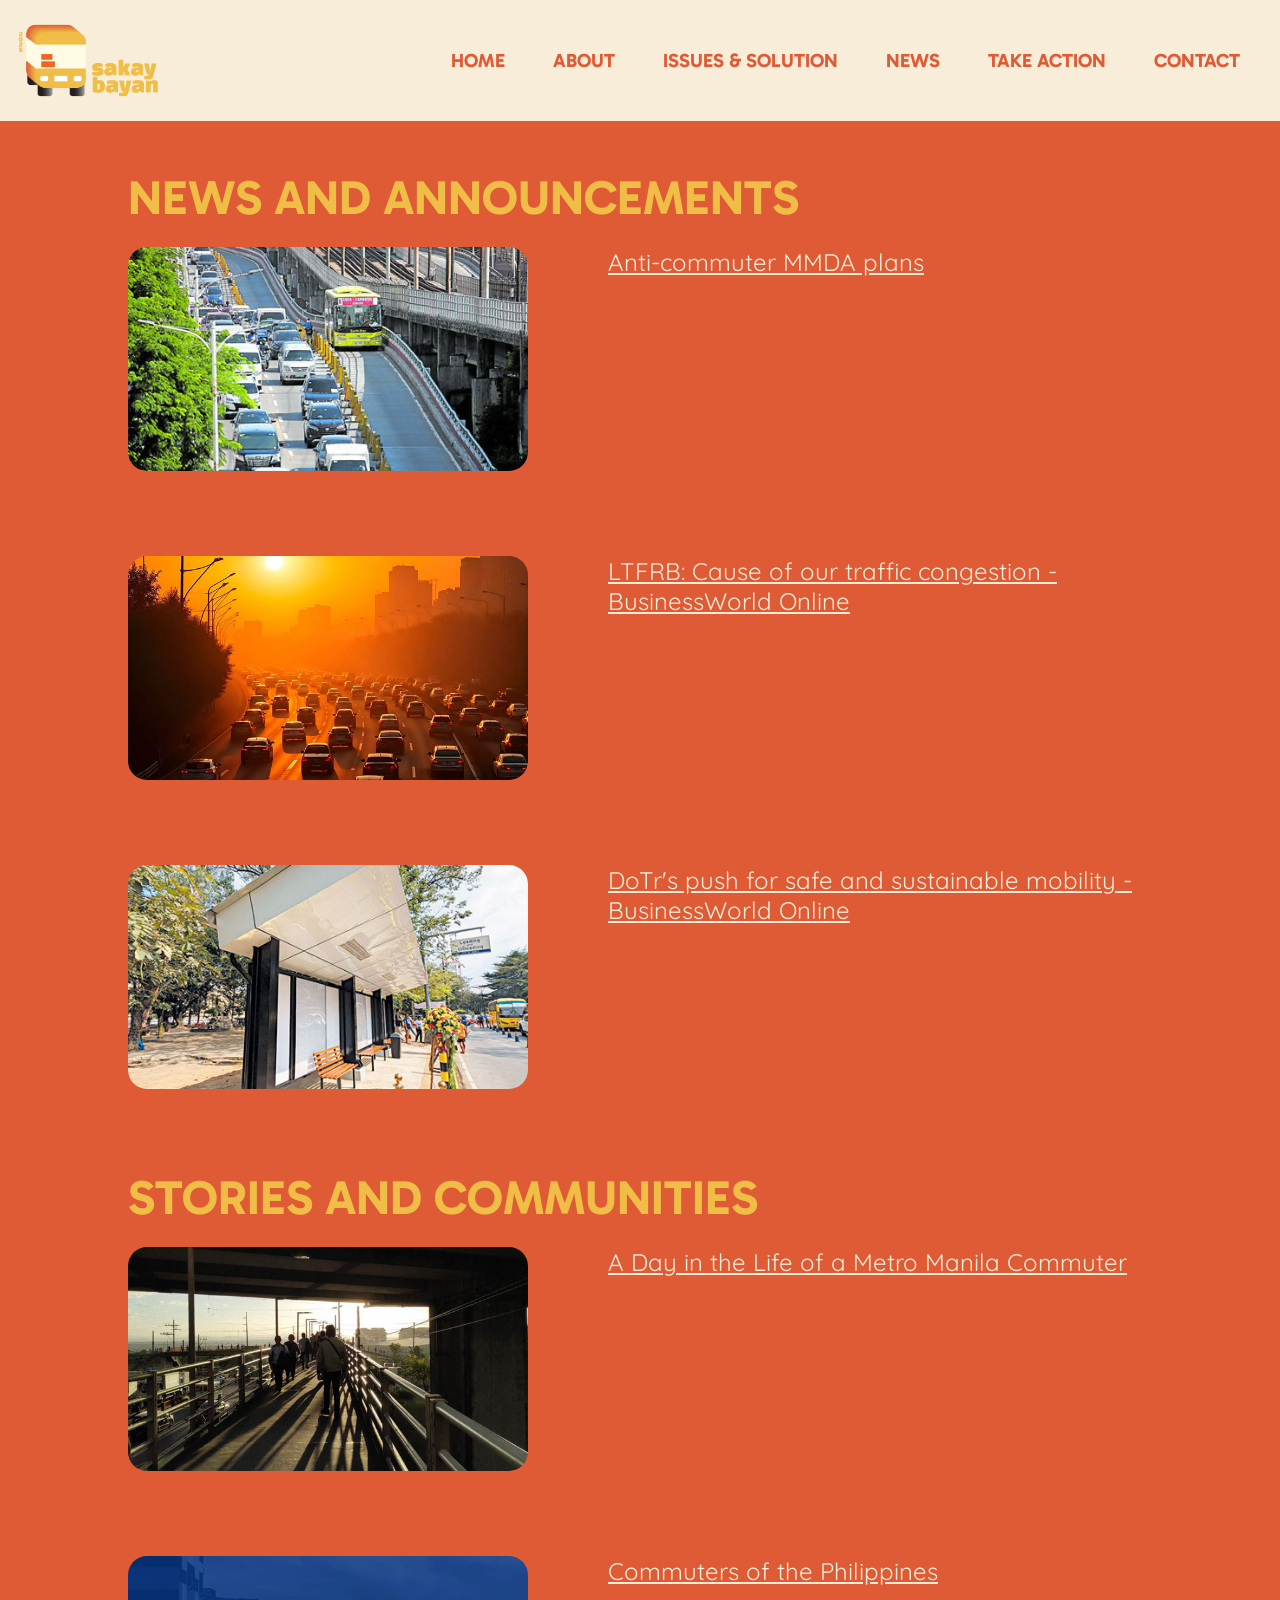
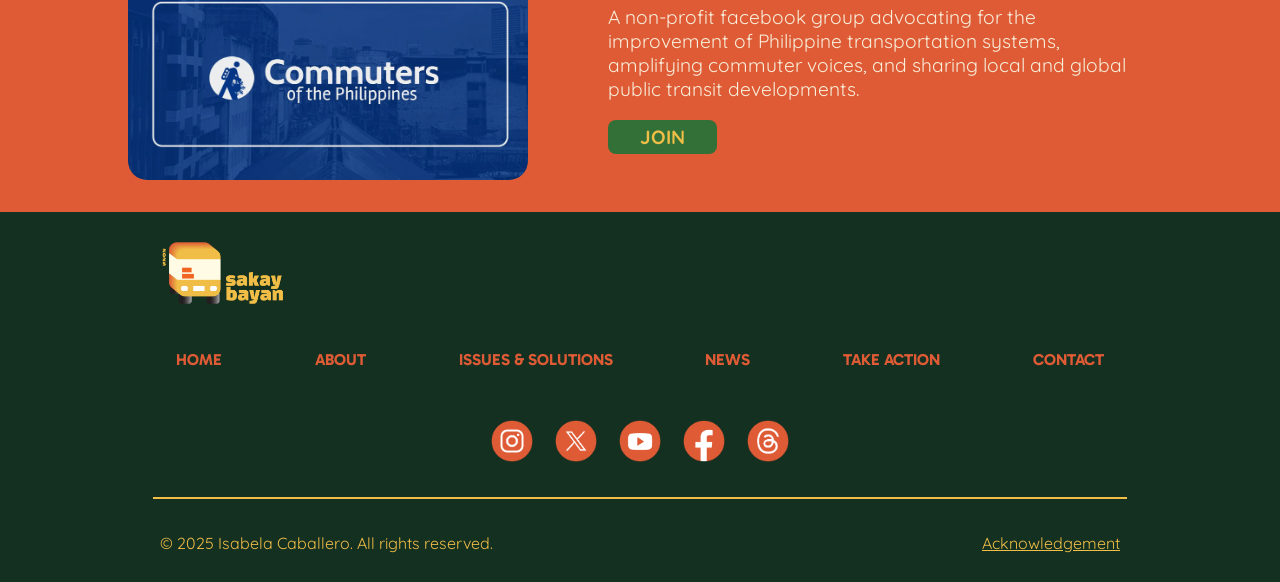
<file: news.html>
<!DOCTYPE html>
<html lang="en">
  <head>
    <meta charset="UTF-8" />
    <meta name="viewport" content="width=device-width, initial-scale=1.0" />
    <title>News</title>

    <link rel="preconnect" href="https://fonts.googleapis.com" />
    <link rel="preconnect" href="https://fonts.gstatic.com" crossorigin />
    <link
      href="https://fonts.googleapis.com/css2?family=Gabarito:wght@400..900&family=Gasoek+One&family=Quicksand:wght@300..700&display=swap"
      rel="stylesheet"
    />
    <link rel="stylesheet" href="css/style.css" />
  </head>
  <body class="news-body">
    <header>
      <nav>
        <div class="nav-logo logo">
          <img
            src="asset/icon/sakaybayanlogo.png"
            alt="Sakay Bayan Logo"
            class="logo-img"
          />
        </div>
        <ul class="nav-menu" id="nav-menu">
          <li><a href="index.html">Home</a></li>
          <li><a href="about.html">About</a></li>
          <li><a href="issues.html">Issues & Solution</a></li>
          <li><a href="news.html">News</a></li>
          <li><a href="action.html">Take Action</a></li>
          <li><a href="contact.html">Contact</a></li>
        </ul>
        <div class="menu-toggle" id="menu-toggle">☰</div>
      </nav>
    </header>

    <main class="news-body">
      <div class="news-container">
        <div class="news-text">
          <p class="news-title">NEWS AND ANNOUNCEMENTS</p>
        </div>
        <div class="news-section">
          <div class="news-article">
            <a
              href="https://www.msn.com/en-ph/urban-infrastructure/transportation-infrastructure/anti-commuter-mmda-plans/ar-AA1yFeJW?ocid=BingNewsVerp&fbclid=IwZXh0bgNhZW0CMTEAAR100fGUACbFZfcHYHKV8qwUzxbGDT3XnDG4wftBPrR6UY1wJMYfgN3zdT0_aem_ffHifPJMzaoDN2Gd6lQDLA"
            >
              <img src="asset/news/news1.jpg" />
            </a>
            <a
              href="https://www.msn.com/en-ph/urban-infrastructure/transportation-infrastructure/anti-commuter-mmda-plans/ar-AA1yFeJW?ocid=BingNewsVerp&fbclid=IwZXh0bgNhZW0CMTEAAR100fGUACbFZfcHYHKV8qwUzxbGDT3XnDG4wftBPrR6UY1wJMYfgN3zdT0_aem_ffHifPJMzaoDN2Gd6lQDLA"
              >Anti-commuter MMDA plans</a
            >
          </div>
          <div class="news-article">
            <a
              href="https://www.bworldonline.com/opinion/2025/02/03/650397/ltfrb-cause-of-our-traffic-congestion/?fbclid=IwZXh0bgNhZW0CMTEAAR1ubEgii99g5y3GNVlNIJNmbrEOox5aPOHLcQIDGx3Z801IJSCpRpxOsNw_aem_F5V6iVhYe_vIqIXZtS32kQ"
            >
              <img src="asset/news/news2.jpg" />
            </a>
            <a
              href="https://www.bworldonline.com/opinion/2025/02/03/650397/ltfrb-cause-of-our-traffic-congestion/?fbclid=IwZXh0bgNhZW0CMTEAAR1ubEgii99g5y3GNVlNIJNmbrEOox5aPOHLcQIDGx3Z801IJSCpRpxOsNw_aem_F5V6iVhYe_vIqIXZtS32kQ"
              >LTFRB: Cause of our traffic congestion - BusinessWorld Online</a
            >
          </div>

          <div class="news-article">
            <a
              href="https://www.bworldonline.com/special-features/2025/01/24/648803/dotrs-push-for-safe-and-sustainable-mobility/?fbclid=IwZXh0bgNhZW0CMTEAAR2Stbr5__QDEzvBhJIQlLB3xhCtlWXXCmoIivfi4t6zQ-S32KhtPj6JITE_aem_nZLl6Jy5qiVL-6aI82XZjg"
            >
              <img src="asset/news/news3.jpg" />
            </a>
            <a
              href="https://www.bworldonline.com/special-features/2025/01/24/648803/dotrs-push-for-safe-and-sustainable-mobility/?fbclid=IwZXh0bgNhZW0CMTEAAR2Stbr5__QDEzvBhJIQlLB3xhCtlWXXCmoIivfi4t6zQ-S32KhtPj6JITE_aem_nZLl6Jy5qiVL-6aI82XZjg"
              >DoTr's push for safe and sustainable mobility - BusinessWorld Online</a
            >
          </div>
        </div>
      </div>

      <div class="news-container">
        <div class="news-text">
          <p class="news-title">STORIES AND COMMUNITIES</p>
        </div>
        <div class="news-section">
          <div class="news-article">
            <a
              href="https://www.spot.ph/newsfeatures/the-latest-news-features/76776/commuting-experience-metro-manila-a2748-20190319-lfrm?s=29hqilcqn24qto3bdnvsbqjdhd&fbclid=IwZXh0bgNhZW0CMTEAAR3d5ohNtqs44a3fTXSWqybzebwE0nwM_WsA2_c0W6Y-DFSIbFCMsHWV9Gg_aem_qSLkdcwb2aEsXhZ8jQymLQ"
            >
              <img src="asset/news/stories1.jpg" />
            </a>
            <a
              href="https://www.spot.ph/newsfeatures/the-latest-news-features/76776/commuting-experience-metro-manila-a2748-20190319-lfrm?s=29hqilcqn24qto3bdnvsbqjdhd&fbclid=IwZXh0bgNhZW0CMTEAAR3d5ohNtqs44a3fTXSWqybzebwE0nwM_WsA2_c0W6Y-DFSIbFCMsHWV9Gg_aem_qSLkdcwb2aEsXhZ8jQymLQ"
              >A Day in the Life of a Metro Manila Commuter</a
            >
          </div>
          <div class="news-article">
            <a href="https://www.facebook.com/share/g/15twr7BGkf/">
              <img src="asset/news/stories2.jpg" />
            </a>
            <div class="news-stories-desc">
              <a href="https://www.facebook.com/share/g/15twr7BGkf/"
                >Commuters of the Philippines</a
              >
              <p class="news-stories-p">
                A non-profit facebook group advocating for the improvement of
                Philippine transportation systems, amplifying commuter voices,
                and sharing local and global public transit developments.
              </p>
              <button class="news-stories-button">
                <a href="https://www.facebook.com/share/g/15twr7BGkf/">JOIN</a>
              </button>
            </div>
          </div>
        </div>
      </div>
    </main>

    <footer class="main-footer">
      <div class="footer-logo">
        <img
          src="asset/icon/sakaybayanlogo.png"
          alt="Sakay Bayan Logo"
          class="logo-img"
        />
      </div>
      <div class="footer-container">
        <nav class="footer-nav">
          <a href="index.html">HOME</a>
          <a href="about.html">ABOUT</a>
          <a href="issues.html">ISSUES & SOLUTIONS</a>
          <a href="news.html">NEWS</a>
          <a href="action.html">TAKE ACTION</a>
          <a href="contact.html">CONTACT</a>
        </nav>
      </div>
      <div class="footer-socials">
        <div class="socmed">
          <img src="asset/icon/ig.png" alt="Instagram" class="w-6 h-6" />
        </div>
        <div class="socmed">
          <img src="asset/icon/twitter.png" alt="Twitter" class="w-6 h-6" />
        </div>
        <div class="socmed">
          <img src="asset/icon/yt.png" alt="YouTube" class="w-6 h-6" />
        </div>
        <div class="socmed">
          <img src="asset/icon/fb.png" alt="Facebook" class="w-6 h-6" />
        </div>
        <div class="socmed">
          <img src="asset/icon/email.png" alt="Threads" class="w-6 h-6" />
        </div>
      </div>
      <hr class="footer-divider" />
      <div class="footer-below">
        <div class="footer-copyright">
          <p>&copy; 2025 Isabela Caballero. All rights reserved.</p>
        </div>
        <div class="footer-acknowledgement">
          <a href="acknowledgement.html">Acknowledgement</a>
        </div>
      </div>
    </footer>

    <script>
      const menuToggle = document.getElementById("menu-toggle");
      const navMenu = document.getElementById("nav-menu");

      menuToggle.addEventListener("click", () => {
        navMenu.classList.toggle("show");
      });
    </script>
  </body>
</html>
</file>
<file: css/style.css>
body {
  margin: 0;
  padding: 0;
  box-sizing: border-box;
  font-family: Gabarito, Gasoek One, Quicksand;
  background-color: #f8edd9;
  border: none;
}

header {
  background-color: #f8edd9;
  padding: 0;
  width: 100%;
}

/* ----------------------------------------------NAV-------------------------------------------------------- */
nav {
  display: flex;
  justify-content: space-between;
  align-items: center;
  padding: 0 1rem;
  width: 100%;
  box-sizing: border-box;
}

.nav-menu {
  display: none;
  flex-direction: column;
  background-color: #143021;
  width: 100%;
  position: absolute;
  top: 4rem;
  left: 0;
  z-index: 10;
  margin: 0;
  padding: 0;
  text-transform: uppercase;
  font-weight: bold;
  align-items: top;
}

.nav-menu.show {
  display: flex;
}

.logo {
  display: flex;
  align-items: center;
}

.logo img {
  width: 150px;
  padding: 0.5rem 0;
}

.nav-menu li {
  list-style: none;
  text-align: center;
}

.nav-menu a {
  display: block;
  padding: 1rem;
  text-decoration: none;
  color: #de5b35;
  font-size: larger;
}

.menu-toggle {
  cursor: pointer;
  color: #de5b35;
  font-size: 1.5rem;
}

@media (min-width: 767px) {
  .nav-menu {
    display: flex;
    flex-direction: row;
    position: static;
    width: auto;
    background: none;
  }

  .menu-toggle {
    display: none;
  }

  .nav-menu a {
    padding: 0.5rem 0.5rem;
    color: #de5b35;
  }
}

@media (min-width: 1024px) {
  .nav-menu li {
    text-align: left;
  }

  .nav-menu a {
    padding: 0.5rem 1.5rem;
    color: #de5b35;
  }
}

@media (max-width: 767px) {
  .nav-menu {
    top: 6.2rem;
  }

  .logo img {
    width: 120px;
  }
}

/* ----------------------------------------------INDEX-------------------------------------------------------- */

.homepage-header-section {
  display: flex;
  align-items: flex-end;
  justify-content: space-between;
  background-color: #de5b35;
  position: relative;
  width: 100%;
}

.homepage-header-content {
  box-sizing: border-box;
  padding: 9.5% 7%;
  position: absolute;
  display: flex;
  flex-direction: row;
  justify-content: space-between;
  align-items: center;
  width: 100%;
  margin: 0 auto;
  z-index: 1;
}

.homepage-header-title {
  font-size: 24px;
  font-weight: bold;
}

.homepage-header-description p {
  margin: 0;
  width: 80%;
  color: #f8edd9;
  font-weight: 800;
}

.homepage-header-button {
  background-color: #f0bd47;
  border: 1px solid #143021;
  border-radius: 6px;
  padding: 5px;
  font-weight: bold;
  font-size: 8px;
  color: #de5b35;
}

.homepage-header-button a {
  margin: 0;
  width: 3rem;
  color: #de5b35;
  font-family: "Gabarito";
  text-decoration: none;
}

.homepage-header-button p {
  margin: 0;
  width: 3rem;
  text-decoration: none;
}

.homepage-header-section img {
  width: 100%;
  height: 100%;
  object-fit: cover;
}

.homepage-main-section {
  padding: 2rem;
}

.homepage-about-section {
  padding-bottom: 3rem;
}

.homepage-about-contents-section h2 {
  color: #de5b35;
  font-size: 2rem;
  margin-bottom: 1rem;
  font-weight: bold;
  font-family: "Gabarito";
}

.homepage-about-section p {
  color: #de5b35;
  font-size: 16px;
  line-height: 1.6;
  margin-bottom: 0.5rem;
  font-family: "Quicksand";
  font-weight: 500;
}

.homepage-news-item a {
  color: #de5b35;
  text-decoration: underline;
  font-size: 16px;
  font-weight: 600;
  font-family: "Quicksand";
}

.homepage-news-item a:first-child {
  display: block;
  margin-bottom: 5px;
}

.homepage-news-item a:first-child img {
  width: 100%;
  border-radius: 20px;
  display: block;
}

.homepage-video-section video {
  width: 100%;
  border-radius: 30px;
  margin-bottom: 1rem;
}

.homepage-about-contents-section {
  text-align: left;
}

.homepage-news-section .homepage-news-item {
  margin-bottom: 20px;
}

.homepage-about-contents-section a {
  color: #de5b35;
}

.homepage-news-section h2 {
  color: #de5b35;
  font-size: 50px;
  font-weight: bold;
  font-family: "Gabarito";
}

.homepage-news-section img {
  width: 100%;
  border-radius: 20px;
}

.homepage-news-section a {
  display: block;
  text-align: center;
  color: #de5b35;
  margin-top: 5px;
  font-family: "Quicksand";
  font-size: 1.3rem;
  font-weight: 500;
}

@media (min-width: 768px) {
  .homepage-main-section {
    margin: 3rem 1.5rem;
    padding: 1rem;
  }

  .homepage-header-title {
    font-size: 36px;
  }

  .homepage-header-description {
    padding: 0.5rem 0.5rem;
    border-radius: 10px;
    font-size: 24px;
    margin-top: auto;
    width: 60%;
    height: 100%;
  }

  .homepage-header-description p {
    width: 100%;
    padding: 0.5rem 0.3rem;
    font-size: 1.2rem;
    height: 100%;
  }

  .homepage-header-button {
    padding: 0.5rem 0.5rem;
    border-radius: 10px;
    font-size: 24px;
    margin-top: auto;
    height: 100%;
  }

  .homepage-header-button p {
    padding: 1.2rem 1rem;
    width: 8rem;
    font-size: 1.3rem;
    font-family: "Gabarito";
  }

  .homepage-about-section {
    display: flex;
    align-items: flex-start;
    padding-bottom: 3rem;
    justify-content: center;
  }

  .homepage-video-section {
    flex: 1;
    padding-right: 4rem;
    display: flex;
    justify-content: center;
    align-items: center;
  }

  .homepage-video-section video {
    flex: 2;
    width: 100%;
    height: 100%;
    object-fit: contain;
  }

  .homepage-about-contents-section {
    flex: 1;
    padding: 0 2rem;
  }

  .homepage-news-section {
    padding-bottom: 5rem;
  }

  .homepage-about-contents-section h2 {
    font-size: 3rem;
    margin: 0;
  }

  .homepage-about-section p {
    font-size: 18px;
    text-align: justify;
  }

  .homepage-about-section a {
    font-size: 18px;
  }

  .homepage-news-section-articles {
    display: flex;
    justify-content: space-between;
    margin: 1rem 0;
  }

  .homepage-news-section .homepage-news-item {
    width: 48%;
    margin-bottom: 0;
  }

  .homepage-news-section img {
    aspect-ratio: 16/9;
    object-fit: cover;
  }

  .homepage-news-section a {
    font-size: 1.5rem;
    margin-top: 10px;
  }
}

@media (min-width: 1024px) {
  .homepage-header-section {
    width: 80%;
    padding: 0 10%;
  }

  .homepage-main-section {
    margin: 3rem 7.5rem;
  }

  .homepage-news-section a {
    font-size: 1.3rem;
    margin-top: 10px;
  }

  .homepage-header-content {
    width: 80%;
    padding: 6.9% 5%;
  }

  .homepage-header-description {
    border-radius: 1.2rem;
  }

  .homepage-header-button {
    border-radius: 1.2rem;
  }
}

@media (min-width: 1440px) {
  .homepage-main-section {
    margin: 3rem 11rem;
  }

  .homepage-news-section a {
    font-size: 1.7rem;
  }
}

/* ----------------------------------------------ABOUT-------------------------------------------------------- */

.about-section {
  text-align: center;
  padding: 2rem;
}

.about-section h2 {
  padding-top: 1rem;
  padding-bottom: 0.5rem;
  margin: 0;
}

.about-section p {
  padding: 0;
  margin: 0;
}

.about-section img {
  max-width: 100%;
  height: auto;
  border-radius: 30px;
}

.about-section-description p {
  text-align: left;
  font-family: "Quicksand";
  font-weight: 500;
  padding: 1rem 0;
}

.about {
  background-color: #327038;
  color: #f0bd47;
}

.about img {
  aspect-ratio: 2/1;
  object-fit: cover;
}

.what {
  background-color: #f8edd9;
  color: #de5b35;
}

.mission {
  background-color: #f0bd47;
  color: #327038;
}

.vision {
  background-color: #de5b35;
  color: #f0bd47;
}

.about-img-container {
  width: 100%;
  display: flex;
  justify-content: center;
}

.about-img-container img {
  width: 100%;
  height: auto;
  border-radius: 20px;
}

#aboutsakay {
  width: 80%;
  align-items: center;
  margin: 0 auto;
}

@media (min-width: 768px) {
  .about-section {
    padding: 5rem;
  }

  .about-section-description {
    font-size: 1.2rem;
    text-align: left;
    padding: 1rem 4rem;
  }

  .about-section-description h2 {
    font-size: 2.5rem;
    text-align: left;
    padding: 0 0 1rem 0;
  }
}

@media (min-width: 1024px) {
  .about-section-description {
    font-size: 1.2rem;
    text-align: left;
    padding: 0rem 0rem;
  }

  .about-section-description h2 {
    font-size: 3rem;
    text-align: left;
    padding: 0 0 0rem 0;
  }

  .about-section-description p {
    font-size: 1.2 rem;
  }

  .about-section img {
    width: 100%;
    height: 100%;
    object-fit: cover;
    -ms-ime-align: right;
  }

  .about-img-container {
    display: flex;
    justify-content: right;
    align-items: right;
    aspect-ratio: 16/18;
    width: 70%;
    overflow: hidden;
    border-radius: 30px;
  }

  .about-section {
    padding: 5rem 0rem;
  }

  .about-section-content {
    display: grid;
    grid-template-columns: 3fr 4fr;
    gap: 2rem;
    align-items: center;
    margin: 0 15%;
  }

  .about-section.vision .about-section-content {
    grid-template-columns: 1fr 1fr;
    direction: ltr;
  }

  .about-section.vision .about-section-description h2 {
    direction: rtl;
    text-align: right;
  }

  .about-section.vision .about-section-description p {
    text-align: right;
  }

  .about-section.mission .about-section-content {
    grid-template-columns: 1fr 1fr;
    direction: rtl;
  }

  .about-section.mission .about-section-description {
    direction: ltr;
  }

  .about-section.mission .about-img-container {
    justify-content: left;
  }
}

@media (max-width: 768px) {
  .about-section.what .about-section-content .about-img-container {
    justify-content: left;
  }

  .about-section.what .about-section-description {
    text-align: left;
  }

  .about img {
    aspect-ratio: 2/1;
    object-fit: cover;
    width: 80%;
  }
}

@media (min-width: 1440px) {
  .about-section-description {
    font-size: 1.2rem;
    text-align: justify;
    padding: 0rem 0rem;
  }
}

/* ----------------------------------------------ISSUES-------------------------------------------------------- */
.issues-body {
  background-color: #327038;
  margin: 0;
}

.issues-section .issues-article a {
  text-align: left;
}

.issues-container {
  padding: 0 2rem;
  text-align: justify;
  color: #f8edd9;
  max-width: 1200px;
  margin: 0 auto;
}

.issues-learnmore {
  text-align: left;
  font-family: Quicksand;
  font-size: 20px;
}

.issues-links {
  margin-top: 20px;
}

.issues-title {
  color: #f0bd47;
  font-size: 1.3rem;
  margin-bottom: 1rem;
}

.issues-desc {
  font-family: Quicksand;
  margin: 0;
  margin-bottom: 1rem;
  text-align: left;
}

.issues-section {
  padding-bottom: 3rem;
  display: flex;
  flex-direction: column;
  align-items: top;
}

.issues-article {
  width: 90%;
  margin-bottom: 3rem;
}

.issues-article a {
  color: #f8edd9;
  display: block;
  text-align: center;
  margin-top: 5px;
  font-family: "Quicksand";
  font-size: 20px;
}

.issues-section img {
  width: 100%;
  border-radius: 1.5rem;
}

.issues-title {
  font-size: 1.5rem;
  font-family: Gabarito;
  font-weight: bold;
}

.issue-video {
  display: flex;
  flex-direction: column;
  align-items: center;
  padding: 20px;
  background-color: #f0bd47;
}

.video-container {
  width: 100%;
  margin-bottom: 20px;
}

.video-container iframe {
  width: 100%;
  height: auto;
  aspect-ratio: 16 / 9;
}

.video-details {
  text-align: center;
}

.video-details h3 {
  font-size: 1.2em;
  margin-bottom: 5px;
  color: #de5b35;
}

.video-details p {
  margin-bottom: 1rem;
  color: #de5b35;
}

.video-info {
  display: flex;
  flex-direction: column;
  align-items: center;
}

.profile-img {
  width: 60px;
  height: 60px;
  border-radius: 50%;
  margin-bottom: 10px;
}

.video-container iframe {
  border-radius: 2rem;
}

.issues-article a:first-child {
  display: block;
  margin-bottom: 5px;
}

.issues-article a:first-child img {
  width: 100%;
  border-radius: 1.5rem;
  display: block;
}

.issues-article a:last-child {
  margin-top: 10px;
  text-align: center;
  font-size: 20px;
}

@media (min-width: 768px) {
  .issues-title {
    font-size: 2rem;
    font-family: Gabarito;
    font-weight: bold;
  }

  .issues-desc {
    font-size: 1.2rem;
    text-align: left;
  }
  .issues-container {
    padding: 0 2rem;
  }

  .issues-section {
    padding: 0rem 0;
    flex-direction: row;
    gap: 3rem;
  }

  .issues-article {
    width: 30%;
  }

  .issues-article img {
    height: 17rem;
    object-fit: cover;
  }

  .video-container {
    width: 60%;
    border-radius: 2rem;
  }

  .video-details {
    text-align: center;
    padding-bottom: 1rem;
  }

  .video-details h3 {
    font-size: 2em;
  }

  .video-info {
    align-items: center;
  }
}

@media (min-width: 1024px) {
  .issues-title {
    font-size: 3rem;
    font-family: Gabarito;
    font-weight: bold;
  }
  .issues-section {
    padding: 0rem 0;
    flex-direction: row;
    gap: 7rem;
  }

  .issue-video {
    padding: 0 15rem;
    padding-bottom: 5rem;
  }

  .issues-container {
    padding: 0 10rem;
  }

  .video-container {
    width: 100%;
  }
}

@media (min-width: 1440px) {
  .issues-container {
    padding: 0 20rem;
  }

  .issue-video {
    padding: 0 20rem;
    padding-bottom: 5rem;
  }

  .video-details h3 {
    font-size: 3em;
  }
}
/* ----------------------------------------------NEWS-------------------------------------------------------- */

.news-body {
  background-color: #de5b35;
  margin: 0;
}

.news-container {
  padding: 0 2rem;
  text-align: justify;
  color: #f8edd9;
  max-width: 1200px;
  margin: 0 auto;
}

.news-learnmore {
  text-align: left;
  font-family: Quicksand;
}

.news-links {
  margin-top: 20px;
}

.news-title {
  color: #f0bd47;
  font-size: 1.5rem;
  font-family: Gabarito;
  font-weight: bold;
  margin-bottom: 1rem;
  text-align: left;
}

.news-desc {
  font-family: Quicksand;
  margin: 0;
  margin-bottom: 1rem;
}

.news-section {
  padding-bottom: 3rem;
  display: flex;
  flex-direction: column;
  align-items: center;
}

.news-article {
  width: 100%;
  margin-bottom: 3rem;
}

.news-section img {
  aspect-ratio: 16/9;
  width: 100%;
  border-radius: 1.5rem;
  align-content: left;
}

.news-article a {
  color: #f8edd9;
  display: block;
  text-align: center;
  margin-top: 5px;
  font-family: "Quicksand";
}

.news-article {
  display: block;
  margin-bottom: 2rem;
}

.news-article img {
  width: 100%;
  border-radius: 1.2rem;
  display: block;
}

.news-stories-desc p {
  font-family: Quicksand;
  text-align: left;
}

.news-stories-desc button {
  background-color: #327038;
  color: #f0bd47;
  padding: 0 1rem;
  border: none;
  border-radius: 8px;

  font-weight: bold;
  cursor: pointer;
}

.news-stories-desc .news-stories-button a {
  text-decoration: none;
  padding: 0.3rem 1rem;
  font-size: 1.2rem;
  margin: 0;
  color: #f0bd47;
}

@media (min-width: 768px) {
  .news-title {
    font-size: 2rem;
    font-family: Gabarito;
    font-weight: bold;
  }

  .news-desc {
    font-size: 1.2rem;
  }

  .news-container {
    padding: 0 2rem;
  }

  .news-section {
    padding: 0rem 0;
    gap: 3rem;
  }

  .news-article {
    display: flex;
    gap: 5em;
  }

  .news-article a {
    text-align: left;
  }

  .news-article img {
    height: 12rem;
    width: 22rem;
    object-fit: cover;
  }
}

@media (min-width: 1024px) {
  .news-title {
    font-size: 3rem;
    font-family: Gabarito;
    font-weight: bold;
  }

  .news-article img {
    height: 14rem;
    width: 25rem;
    object-fit: cover;
  }

  .news-article a {
    font-size: 1.5rem;
  }

  .news-container {
    padding: 0 8rem;
  }

  .news-stories-desc p {
    font-size: 1.2rem;
    font-family: Quicksand;
  }
}

@media (min-width: 1440px) {
  .news-container {
    padding: 0 16rem;
  }

  .news-article a {
    font-size: 2rem;
  }
}

/* ----------------------------------------------ACTION-------------------------------------------------------- */

.get-involved-container {
  width: 100%;
  height: auto;
  object-fit: cover;
  margin: 0;
  padding: 2rem 0;
  background-color: #f0bd47;
}

.get-involved-container img {
  width: 100%;
  height: auto;
  object-fit: cover;
}

.action-header-section {
  display: flex;
  justify-content: space-between;
  background-color: #de5b35;
  position: relative;
  width: 100%;
  height: 30vh;
}

.action-header-content {
  box-sizing: border-box;
  padding: 9.5% 7%;
  position: absolute;
  width: 100%;
}

.action-header-section img {
  width: 100%;
  height: 100%;
  object-fit: cover;
}

.action-header-description {
  color: #f8edd9;
  padding-bottom: 1rem;
}

.action-header-description p {
  margin: 0;
  width: 100%;
  font-size: 1rem;
  font-family: "Gasoek One";
}

.action-main-section {
  padding: 2rem;
}

.action-container {
  padding: 3rem 2rem;
  text-align: justify;
  color: #f8edd9;
  max-width: 1200px;
  margin: 0 auto;
  background-color: #de5b35;
}

.action-main {
  background-color: #de5b35;
}

.action-about-section {
  padding-bottom: 3rem;
}

.action-about-contents-section {
  text-align: left;
}

.action-news-section .action-news-item {
  margin-bottom: 20px;
}
.action-section {
  padding-bottom: 3rem;
  display: flex;
  flex-direction: column;
}

.action-article {
  width: 90%;
  margin-bottom: 3rem;
  display: flex;
  flex-direction: column;
  justify-content: space-between;
  height: 100%;
}

.action-section img {
  width: 100%;
  border-radius: 1.5rem;
  margin-top: 0;
  object-fit: cover;
}

.action-section .action-link {
  text-align: left;
  padding: 1rem 0;
}

.action-section .action-article a {
  margin-top: auto;
  font-size: 20px;
}

.action-article a {
  color: #f8edd9;
  display: block;
  text-align: center;
  margin-top: 5px;
  font-family: "Quicksand";
}

.action-news-section img {
  width: 100%;
  border-radius: 20px;
}

.action-news-section a {
  display: block;
  text-align: center;
  color: #de5b35;
  margin-top: 5px;
  font-family: "Quicksand";
}

/* Add this to wrap the image */
.action-article-image-wrapper {
  margin-top: 0;
  padding-top: 0;
}

/* Add this to position the button at the bottom */
.action-article-button-wrapper {
  margin-top: auto;
}
.action-news-item a {
  color: #de5b35;
  text-decoration: underline;
  font-size: 16px;
  font-weight: 600;
  font-family: "Quicksand";
}

.action-header-button {
  background-color: #de5b35;
  border: none;
  border-radius: 0.5rem;
  padding: 0.5rem 1rem;
  font-weight: bold;
  font-size: 13px;
  color: #f0bd47;
  font-family: "Gabarito";
}

.action-header-button a {
  text-decoration: none;
  color: #f0bd47;
}

.action-header-button p {
  margin: 0;
  width: 3rem;
}

.action-article-button {
  background-color: #327038;
  border: none;
  border-radius: 0.5rem;
  padding: 0.5rem 1rem;
  margin: 1rem 0rem;
  font-weight: bold;
  color: #f0bd47;
  width: 45%;
  text-align: center;
  text-transform: uppercase;
  font-family: "Gabarito";
}

.action-article-button a {
  text-align: center;
  color: #f0bd47;
  text-decoration: none;
  margin: 0;
  font-size: 1rem;
}

.action-header-title {
  font-weight: bold;
}

.action-title {
  color: #f0bd47;
  font-size: 1.5rem;
  font-family: Gabarito;
  font-weight: bold;
  margin: 1rem 0;
}

.action-desc {
  font-family: Quicksand;
  margin: 0;
  margin-bottom: 1rem;
}

.action-learnmore {
  text-align: left;
  font-family: Quicksand;
}

.action-about-contents-section h2 {
  color: #de5b35;
  font-size: 2rem;
  margin-bottom: 1rem;
  font-weight: bold;
  font-family: "Gabarito";
}

.action-about-section p {
  color: #de5b35;
  font-size: 16px;
  line-height: 1.6;
  margin-bottom: 0.5rem;
}

.action-article a:first-child {
  display: block;
  margin-bottom: 5px;
}

.action-article a:first-child img {
  width: 100%;
  border-radius: 1.5rem;
  display: block;
}

.action-article a:last-child {
  margin-top: 10px;
  text-align: center;
  font-size: 20px;
}

@media (min-width: 768px) {
  .action-header-section {
    height: 60vh;
  }

  .action-header-description {
    margin-top: auto;
  }

  .action-header-description p {
    font-size: 2.5rem;
  }

  .action-header-button {
    padding: 0.2rem 0.5rem;
    border-radius: 10px;
    font-size: 24px;
    margin-top: auto;
    height: 100%;
  }

  .action-header-button p {
    padding: 0.5rem 0rem;
    width: 8rem;
    font-size: 1.2rem;
    font-family: "Gabarito";
  }

  .action-article-button {
    background-color: #327038;
    border: none;
    border-radius: 0.5rem;
    padding: 0.5rem 1rem;
    font-weight: bold;
    color: #f0bd47;
    width: 100%;
    display: flex;
    justify-content: center;
    align-items: center;
    bottom: 0;
  }

  .action-article-button a {
    text-align: center;
    color: #f0bd47;
    text-decoration: none;
    margin: 0;
    font-size: 1rem;
    font-family: "Gabarito";
    display: block;
    width: 100%;
  }

  .action-about-section {
    display: flex;
    align-items: flex-start;
    justify-content: left;
  }

  .action-container {
    padding: 3rem 3rem;
  }

  .action-section {
    flex-direction: row;
    gap: 4rem;
    padding: 0;
  }

  .action-article {
    width: 30%;
  }

  .action-article-image-container {
    height: 17rem;
    overflow: hidden;
  }

  .action-article img {
    height: 17rem;
    object-fit: cover;
  }

  .action-title {
    font-size: 2rem;
  }

  .action-desc {
    font-size: 1.2rem;
  }

  .action-about-contents-section h2 {
    font-size: 3rem;
    margin: 0;
  }

  .action-about-section p {
    font-size: 18px;
    text-align: justify;
  }

  .action-about-section a {
    font-size: 18px;
  }

  .action-about-contents-section {
    flex: 1;
    padding: 0 2rem;
  }

  .action-news-section {
    padding-bottom: 5rem;
  }

  .action-news-section-articles {
    display: flex;
    justify-content: space-between;
    margin: 1rem 0;
  }

  .action-news-section .action-news-item {
    width: 48%;
    margin-bottom: 0;
  }

  .action-news-section img {
    aspect-ratio: 16/9;
    object-fit: cover;
  }

  .action-news-section a {
    font-size: 18px;
    margin-top: 10px;
  }

  .action-article a:first-child img {
    height: 17rem;
    object-fit: cover;
  }
}

@media (min-width: 1024px) {
  .action-header-section {
    height: 80vh;
    overflow: hidden;
  }

  .action-header-section img {
    position: absolute;
    top: 0;
    left: 0;
  }

  .action-header-description p {
    font-size: 3rem;
  }

  .action-header-description {
    border-radius: 1.2rem;
  }

  .action-header-button {
    border-radius: 1.2rem;
    padding: 0.5rem 0.5rem;
  }

  .action-main-section {
    margin: 3rem 10rem;
  }

  .action-container {
    padding: 4rem 10rem;
  }

  .action-section {
    gap: 4rem;
  }
}

@media (min-width: 1440px) {
  .action-header-description p {
    font-size: 4rem;
  }

  .action-container {
    padding: 5rem 20rem;
  }
}

/* ----------------------------------------------CONTACT-------------------------------------------------------- */
.contact-form {
  background-color: #de5b35;
  color: white;
  padding: 2rem 2rem;
  font-family: "Quicksand";
}

.contact-info {
  padding: 2rem 2rem;
  background-color: #f0bd47;
}

.contact-form h1 {
  font-size: 2.5rem;
  margin-bottom: 15px;
  color: #f0bd47;
  text-transform: uppercase;
  letter-spacing: 4px;
  font-family: "Gasoek One";
}

.contact-form p {
  margin-bottom: 25px;
  line-height: 1.5;
  font-size: 20px;
}

.form-group {
  margin-bottom: 20px;
}

.form-group label {
  display: block;
  margin-bottom: 8px;
  font-weight: bold;
}

.info-item h3 {
  margin: 0.5rem;
}

.form-group input,
.form-group textarea {
  width: 100%;
  padding: 0.8rem 0;
  border: none;
  border-radius: 0.8rem;
  background-color: #f8edd9;
}

.contact-info {
  display: flex;
  flex-direction: column;
  gap: 20px;
  margin: 0px 0;
}

.info-item {
  display: flex;
  align-items: flex-start;
  gap: 15px;
}

.info-icon {
  flex-shrink: 0;
  width: 3rem;
  height: 3rem;
  display: flex;
  align-items: center;
  justify-content: center;
}

.info-icon img {
  width: 100%;
  height: auto;
  max-width: 10rem;
  object-fit: contain;
}

.info-content {
  flex: 1;
}

.info-content h3 {
  margin: 0 0 5px 0;
  font-size: 16px;
  font-weight: 600;
}

.info-content p {
  margin: 0;
  font-size: 14px;
  line-height: 1.5;
  color: #327038;
}

.form-group textarea {
  height: 100px;
  resize: vertical;
}

.submit-btn {
  background-color: #327038;
  color: #f0bd47;
  border: none;
  padding: 1rem 2.5rem;
  cursor: pointer;
  font-weight: bold;
  border-radius: 0.8rem;
  text-transform: uppercase;
  font-family: "Gabarito";
}

.submit-btn:hover {
  background-color: #327038;
}

.info-item {
  display: flex;
  align-items: flex-start;
  margin-bottom: 25px;
}

.info-item:last-child {
  margin-bottom: 0;
}

.info-icon {
  color: #327038;
  font-size: 3rem;

  min-width: 3rem;
  text-align: center;
}

.info-content {
  line-height: 1.4;
}

.info-content h3 {
  color: #327038;
  font-size: 2rem;
  margin: 0;
  text-transform: uppercase;
  font-weight: bold;
}

@media (min-width 768px) {
  .contact-form,
  .contact-info {
    padding: 25px;
  }

  .contact-form {
    background-color: #de5b35;
    color: white;
    padding: 4rem;
    font-family: "Quicksand";
  }

  .contact-info {
    padding: 3rem 3rem;
    background-color: #f0bd47;
  }

  .contact-main {
    padding: 0 20rem;
  }

  .contact-info {
    flex-direction: row;
    justify-content: space-between;
    gap: 30px;
  }

  .info-item {
    flex: 1;
  }
}

@media (min-width: 1440px) {
  .contact-form {
    padding: 5rem 25rem;
  }

  .contact-info {
    padding: 5rem 25rem;
  }
}

/* ----------------------------------------------Acknowledgement-------------------------------------------------------- */
.ack-main {
  background-color: #f0bd47;
}
.ack-container {
  width: 100%;
  margin: 0 0;
  background-color: #f0bd47;
  padding: 0;
  text-align: center;
}

.ack-title {
  color: #327038;
  text-transform: uppercase;
  font-size: 1.5rem;
  font-weight: bold;
  padding: 1rem;
  padding-top: 2rem;
  text-align: center;
  letter-spacing: 1px;
  margin: 0;
}

.ack-list {
  list-style-type: disc;
  text-align: left;
  margin: 0 auto;
  padding: 0 20px;
  font-family: "Your Preferred Font", sans-serif;
  color: #327038;
}

.ack-item {
  padding-bottom: 1rem;
  overflow: hidden;
  text-overflow: ellipsis;
  white-space: nowrap;
}

.ack-link {
  color: inherit;
  text-decoration: none;
  line-height: 1.5;
  transition: color 0.2s;
  font-size: 0.9rem;
}

.ack-link:hover {
  color: #327038;
  text-decoration: underline;
}

.ack-section {
  padding: 3rem 0;
  background-color: #f0bd47;
}

.ack-section-title {
  color: #327038;
  text-transform: uppercase;
  font-size: 1.5rem;
  font-weight: bold;
  padding: 1rem;
  padding-top: 2rem;
  text-align: center;
  letter-spacing: 1px;
  margin: 0;
}

@media (min-width: 768px) {
  .ack-container {
    width: 100%;
    padding: 0;
  }

  .ack-title {
    font-size: 36px;
    margin-bottom: 40px;
  }

  .ack-list {
    max-width: 900px;
  }

  .ack-item {
    padding-bottom: 10px;
    margin: 0;
  }

  .ack-section-title {
    font-size: 1.5rem;
    margin-bottom: 1rem;
  }
}

/* ----------------------------------------------FOOTER-------------------------------------------------------- */
@media (max-width: 768px) {
  footer {
    background-color: #143021;
  }
}

footer {
  padding-top: 1rem;
  padding-bottom: 1rem;
  background-color: #143021;
}

.footer-container {
  display: flex;
  flex-direction: column;
  justify-content: center;
  align-items: center;
  padding: 0 2rem;
  flex-wrap: wrap;
}

.footer-logo {
  display: flex;
  justify-content: center;
  margin: 0rem 0;
}

.footer-logo img {
  height: 90px;
  width: 130px;
  aspect-ratio: 1.5/1;
}

.footer-nav {
  margin: 2rem 0;
  display: flex;
  flex-direction: column;
  align-items: center;
  gap: 1rem;
  text-align: center;
}

.footer-nav a {
  color: #de5b35;
  text-decoration: none;
  font-weight: bold;
  margin: 0;
}

.footer-socials {
  display: flex;
  justify-content: center;
  align-items: center;
  gap: 1rem;
  margin: 1rem 0 2rem;
}

.socmed {
  display: flex;
  align-items: center;
  justify-content: center;
}

.socmed img {
  width: 2.5rem;
}

.footer-divider {
  border: 1px solid #f0bd47;
  width: 95%;
  margin: 1rem auto;
}

.footer-copyright {
  text-align: center;
  padding: 0.5rem 0;
}

.footer-copyright p {
  color: #f0bd47;
  font-size: 1rem;
  margin: 0;
}

.footer-acknowledgement {
  padding: 0.5rem 0;
}

.footer-acknowledgement a {
  color: #f0bd47;
  text-decoration: underline;
  text-align: center;
}

.footer-below {
  display: flex;
  flex-direction: column;
  align-items: center;
  margin: 0 2rem;
  font-family: "Quicksand";
}

.footer-below p,
.footer-below a {
  font-size: 0.8rem;
  text-align: center;
}

@media (min-width: 768px) {
  footer {
    padding: 0 0%;
    background-color: #143021;
  }

  .footer-container {
    flex-direction: row;
    justify-content: center;
    align-items: center;
    text-align: left;
  }

  .footer-logo {
    justify-content: left;
    margin: 0 2rem;
    padding-top: 1rem;
  }

  .footer-nav {
    flex-direction: row;
    align-items: flex-start;
    text-align: left;
    margin: 2rem 0;
    gap: 2rem;
  }

  .footer-socials {
    margin-left: 0;
  }

  .socmed img {
    width: 3rem;
  }

  .footer-acknowledgement a,
  .footer-copyright p {
    font-size: 1rem;
    text-align: left;
  }

  .footer-below {
    flex-direction: row;
    justify-content: space-between;
    align-items: flex-start;
  }

  .footer-below p,
  .footer-below a {
    text-align: left;
  }

  .footer-below {
    padding: 1% 0 2% 0;
  }
}

@media (min-width: 1024px) {
  footer {
    padding: 0% 10%;
  }

  .footer-nav {
    flex-direction: row;
    align-items: flex-start;
    text-align: left;
    margin: 2rem 0;
    gap: 3 rem;
  }
}
</file>
